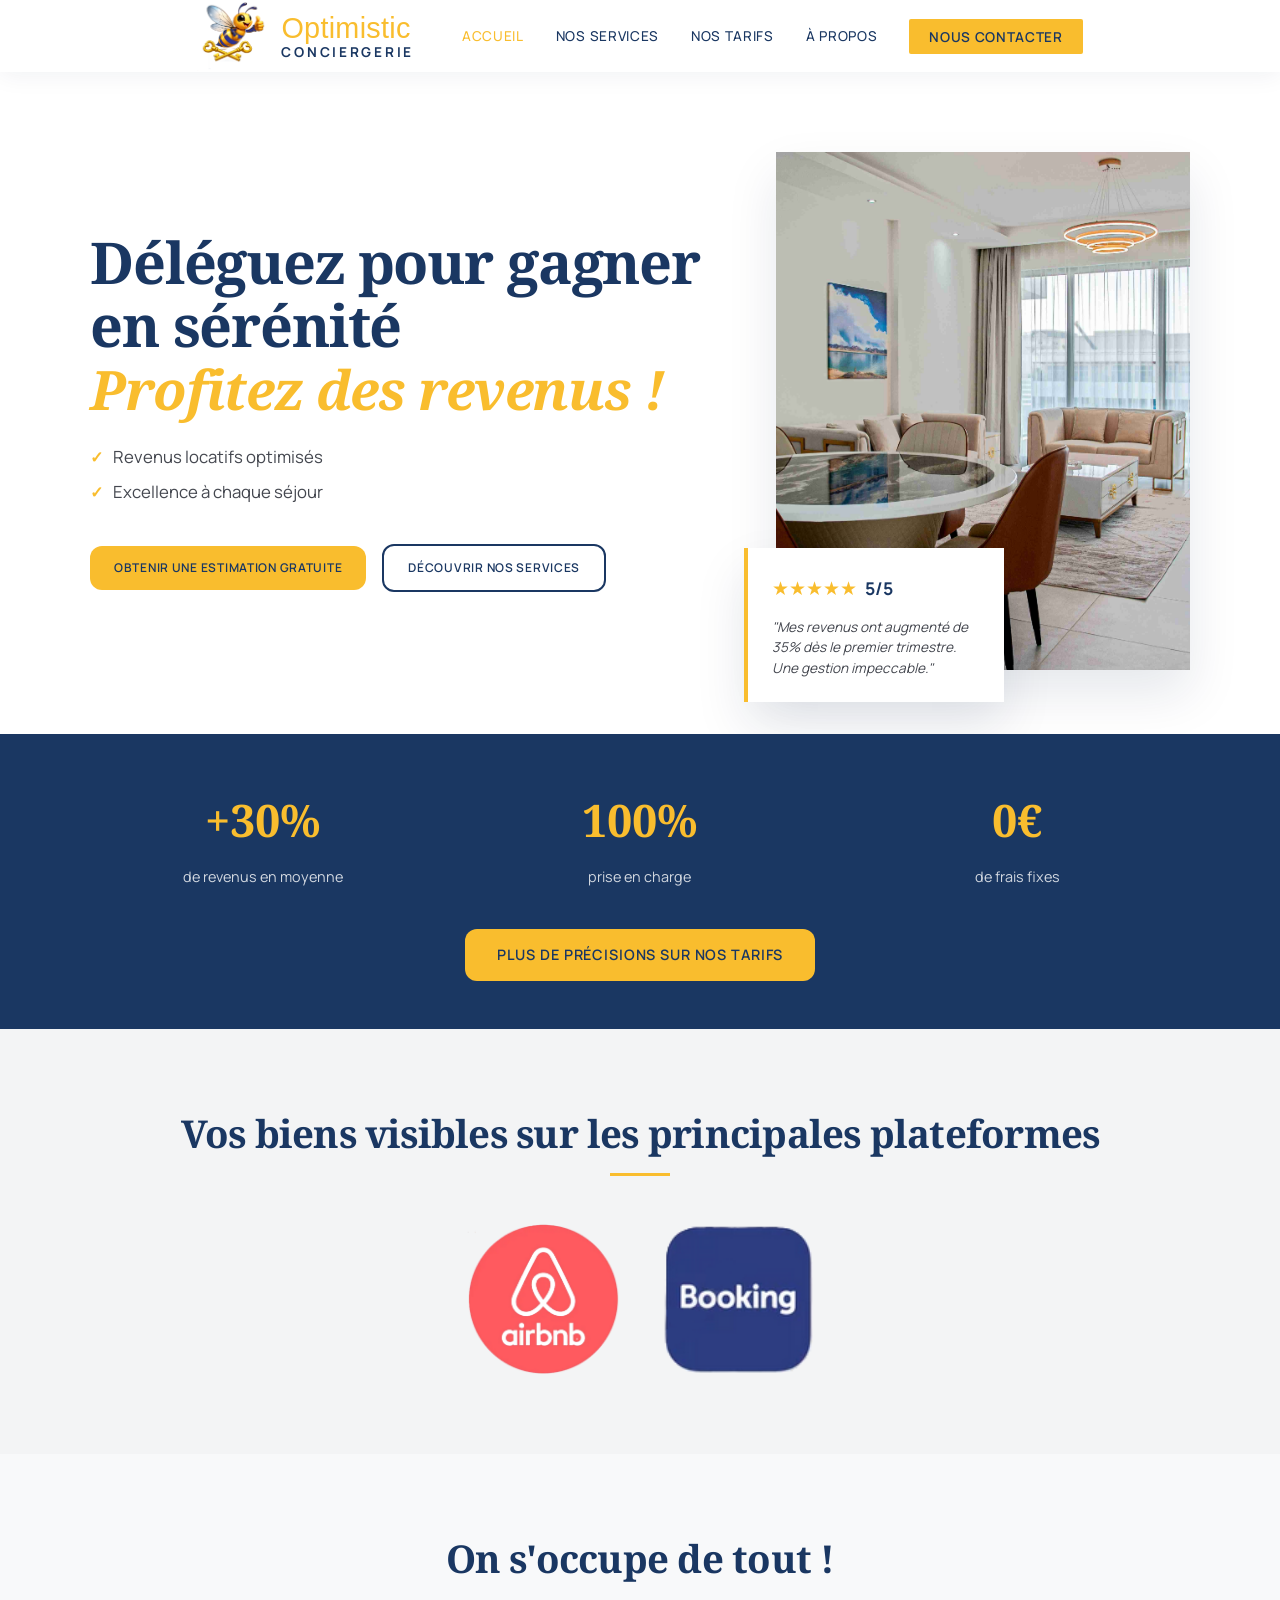
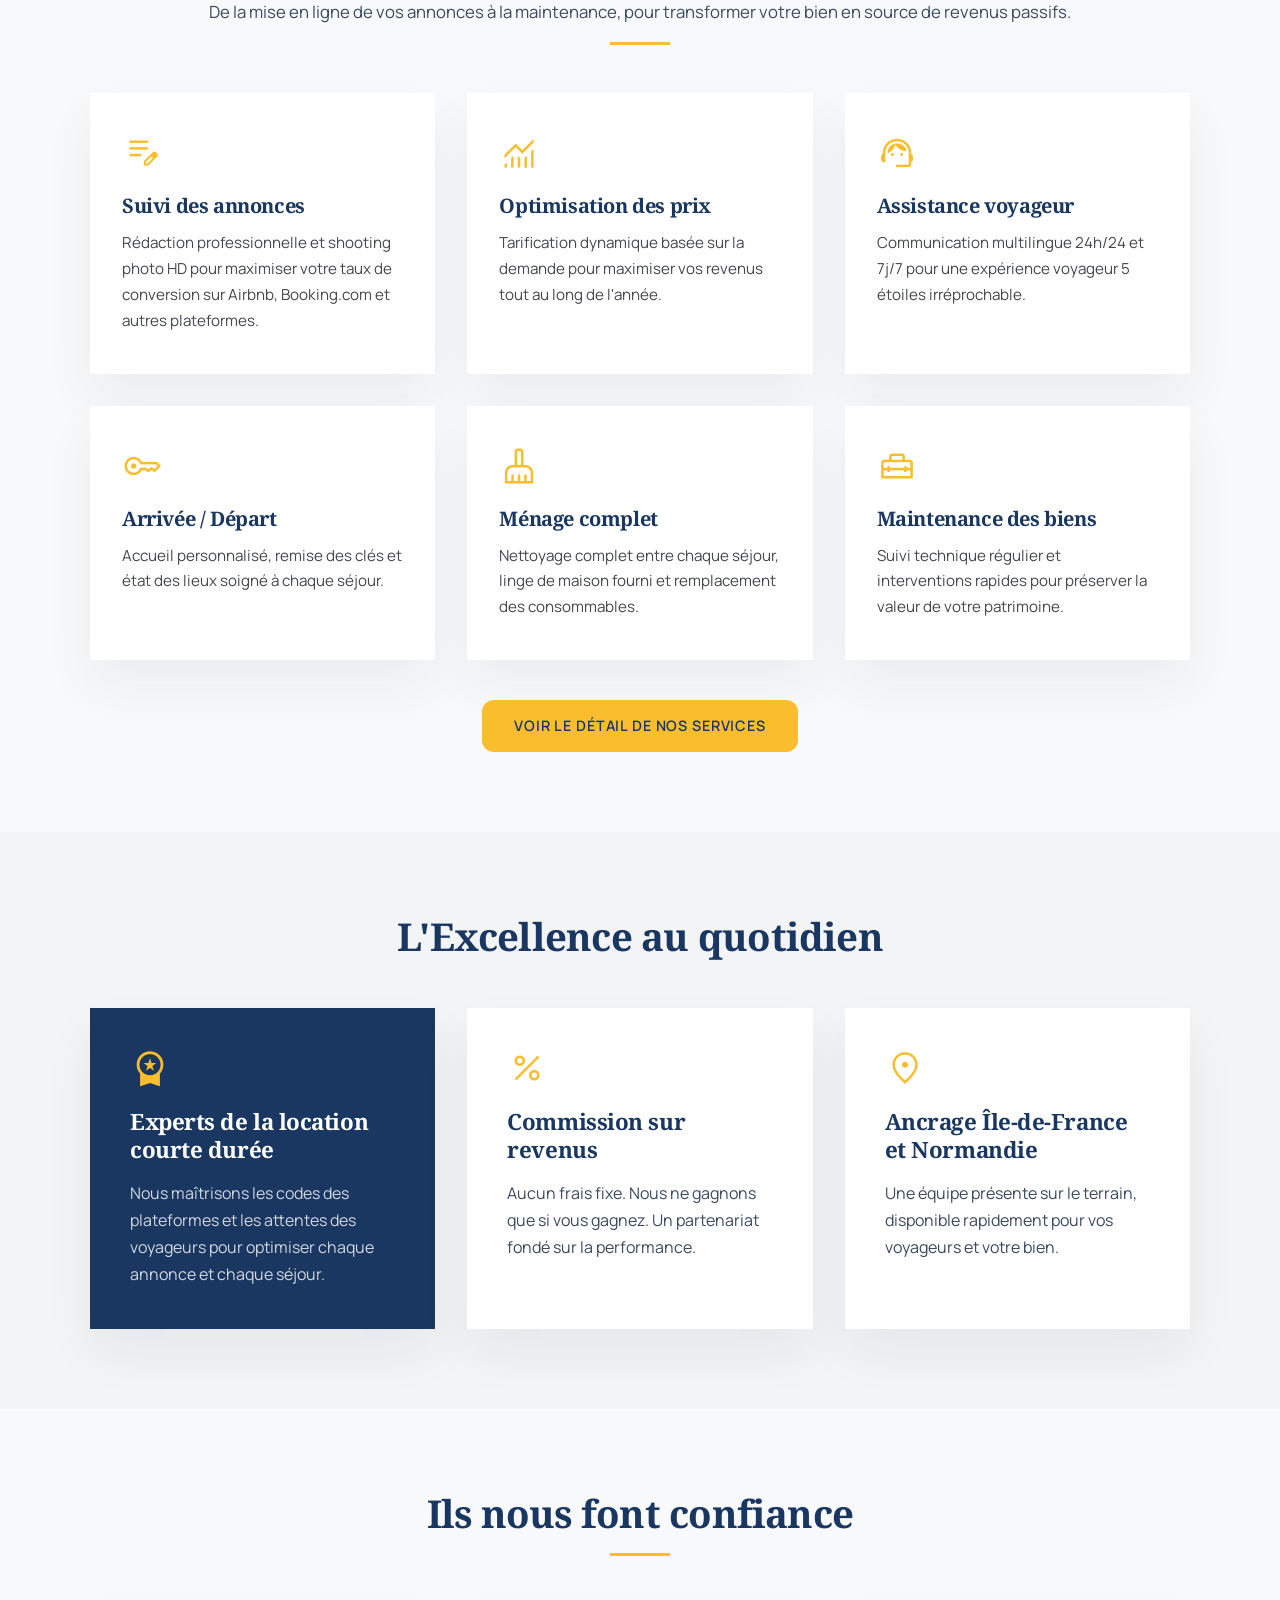
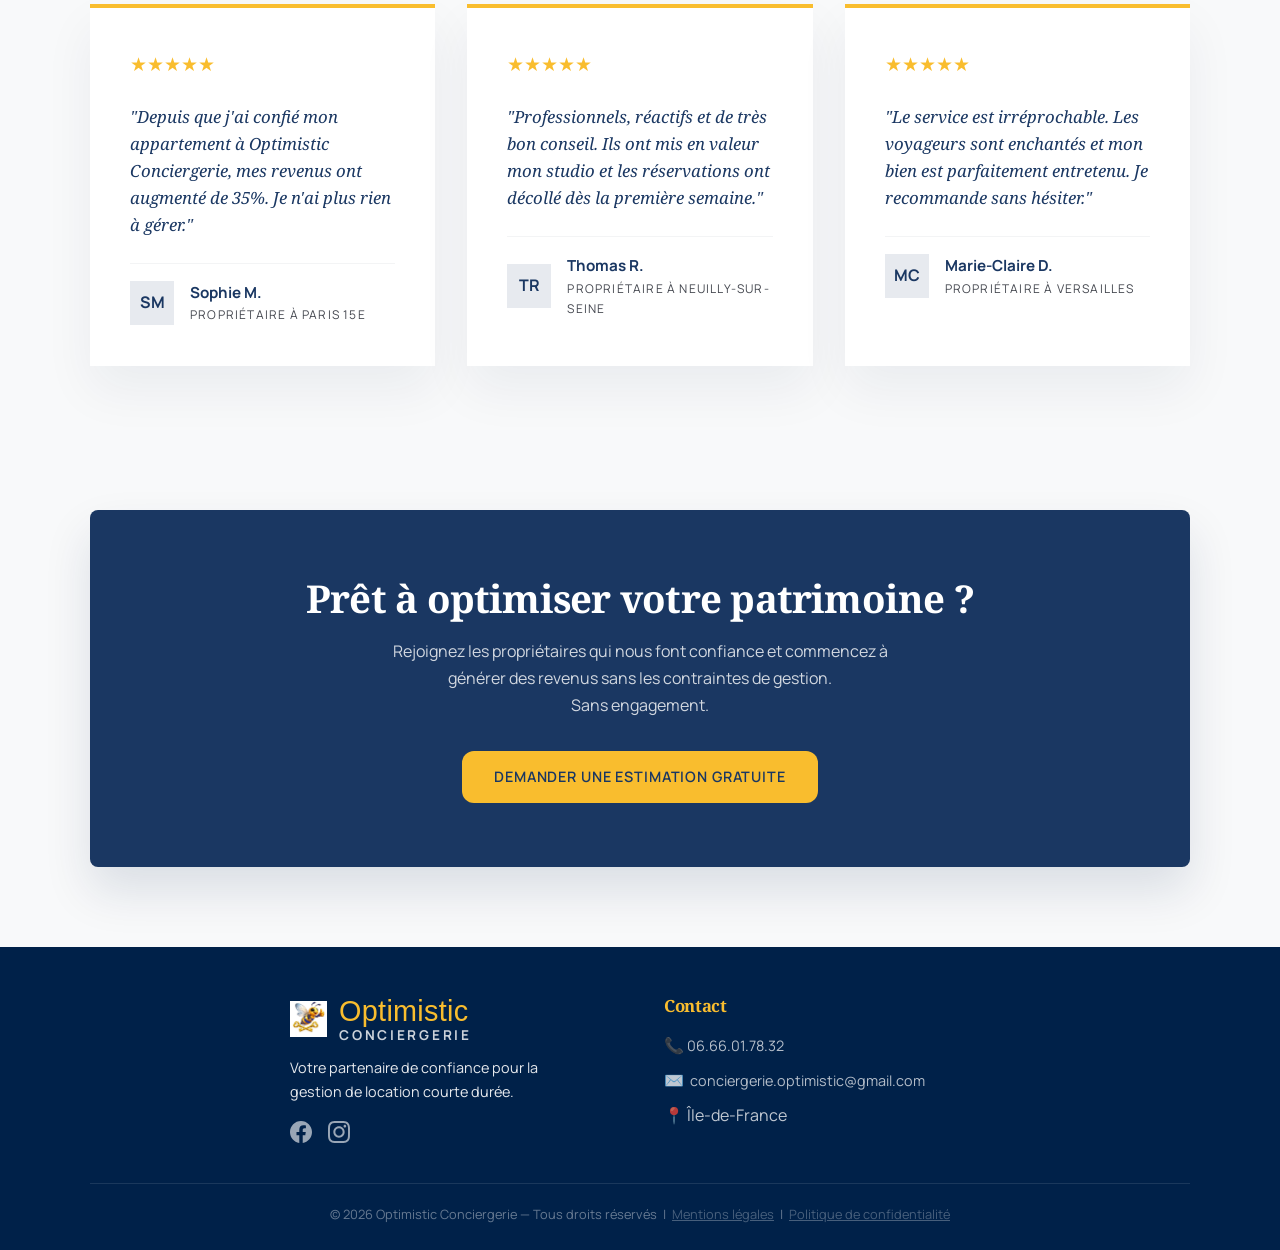
<file: index.html>
﻿<!DOCTYPE html>
<html lang="fr">
<head>
  <meta charset="UTF-8" />
  <link rel="icon" type="image/png" href="images/favicon.png" />
  <link rel="apple-touch-icon" href="images/favicon.png" />
  <meta name="viewport" content="width=device-width, initial-scale=1.0" />
  <title>Optimistic Conciergerie — Gestion location courte durée Île-de-France</title>
  <meta name="description" content="Optimistic Conciergerie gère votre location courte durée en Île-de-France : création d'annonce, optimisation des prix, accueil voyageurs, nettoyage. Commission à partir de 14%." />
  <meta name="robots" content="index, follow" />
  <link rel="canonical" href="https://optimistic-conciergerie.fr/" />

  <!-- Open Graph -->
  <meta property="og:type" content="website" />
  <meta property="og:title" content="Optimistic Conciergerie — Gestion location courte durée Île-de-France" />
  <meta property="og:description" content="Confiez la gestion de votre bien à Optimistic Conciergerie. Annonce, prix, voyageurs, nettoyage. Commission à partir de 14%." />
  <meta property="og:url" content="https://optimistic-conciergerie.fr/" />
  <meta property="og:image" content="https://optimistic-conciergerie.fr/images/AppartAccueil1.jpg" />
  <meta property="og:locale" content="fr_FR" />

  <!-- Données structurées -->
  <script type="application/ld+json">
  {
    "@context": "https://schema.org",
    "@type": "LocalBusiness",
    "name": "Optimistic Conciergerie",
    "description": "Service de conciergerie pour location courte durée en Île-de-France et Normandie",
    "url": "https://optimistic-conciergerie.fr",
    "email": "conciergerie.optimistic@gmail.com",
    "telephone": "+33666017832",
    "image": "https://optimistic-conciergerie.fr/images/AppartAccueil1.jpg",
    "priceRange": "14% - 23%",
    "areaServed": ["Paris", "Hauts-de-Seine", "Seine-Saint-Denis", "Val-de-Marne", "Yvelines", "Normandie"],
    "serviceType": "Gestion de location courte durée",
    "sameAs": [
      "https://www.instagram.com/optimistic_conciergerie/",
      "https://www.facebook.com/profile.php?id=61589095256528"
    ]
  }
  </script>

  <link rel="stylesheet" href="css/style.css" />
  <script src="js/layout.js" defer></script>
</head>
<body>

  <div id="site-header"></div>

  <main>

    <!-- ══ HERO ══ -->
    <section class="ix-hero">
      <div class="ix-hero-grid container">
        <div class="ix-hero-text">
          <h1>Déléguez pour gagner en sérénité<br>
            <span class="ix-hero-span">Profitez des revenus !</span>
          </h1>
          <ul class="ix-hero-bullets">
            <li>Revenus locatifs optimisés</li>
            <li>Excellence à chaque séjour</li>
          </ul>
          <div class="ix-hero-btns">
            <a href="contact.html" class="btn btn-primary">Obtenir une estimation gratuite</a>
            <a href="nos-services.html" class="btn btn-outline">Découvrir nos services</a>
          </div>
        </div>
        <div class="ix-hero-img-wrap">
          <div class="ix-hero-img-box">
            <img alt="Appartement" src="images/AppartAccueil1.jpg"/>
          </div>
          <div class="ix-hero-badge">
            <div class="ix-hero-badge-top">
              <span class="ix-star">★★★★★</span>
              <span class="ix-hero-badge-note">5/5</span>
            </div>
            <p class="ix-hero-badge-text">"Mes revenus ont augmenté de 35% dès le premier trimestre. Une gestion impeccable."</p>
          </div>
        </div>
      </div>
    </section>

    <!-- ══ CHIFFRES CLÉS ══ -->
    <section class="section-stats">
      <div class="container">
        <div class="grid-3 stats-grid">
          <div>
            <div class="stat-number">+30%</div>
            <div class="stat-label">de revenus en moyenne</div>
          </div>
          <div>
            <div class="stat-number">100%</div>
            <div class="stat-label">prise en charge</div>
          </div>
          <div>
            <div class="stat-number">0€</div>
            <div class="stat-label">de frais fixes</div>
          </div>
        </div>
        <div class="text-center-mt">
          <a href="nos-tarifs.html" class="btn btn-primary">Plus de précisions sur nos tarifs</a>
        </div>
      </div>
    </section>

    <!-- ══ PLATEFORMES ══ -->
    <section class="section section-alt">
      <div class="container">
        <div class="section-title">
          <h2>Vos biens visibles sur les principales plateformes</h2>
          <div class="gold-line"></div>
        </div>
        <div class="platforms-logos">
          <img loading="lazy" src="images/Logo AirBnb.png" alt="Airbnb" class="platform-logo" />
          <img loading="lazy" src="images/LogoBooking.png" alt="Booking.com" class="platform-logo" />
        </div>
      </div>
    </section>

    <!-- ══ NOS SERVICES ══ -->
    <section class="section section-ivoire">
      <div class="container">
        <div class="section-title">
          <h2>On s'occupe de tout !</h2>
          <p>De la mise en ligne de vos annonces à la maintenance, pour transformer votre bien en source de revenus passifs.</p>
          <div class="gold-line"></div>
        </div>
        <div class="grid-3">
          <a href="nos-services.html#annonces" class="ix-card">
            <span class="material-symbols-outlined ix-card-icon">edit_note</span>
            <h3>Suivi des annonces</h3>
            <p>Rédaction professionnelle et shooting photo HD pour maximiser votre taux de conversion sur Airbnb, Booking.com et autres plateformes.</p>
          </a>
          <a href="nos-services.html#prix" class="ix-card">
            <span class="material-symbols-outlined ix-card-icon">monitoring</span>
            <h3>Optimisation des prix</h3>
            <p>Tarification dynamique basée sur la demande pour maximiser vos revenus tout au long de l'année.</p>
          </a>
          <a href="nos-services.html#voyageurs" class="ix-card">
            <span class="material-symbols-outlined ix-card-icon">support_agent</span>
            <h3>Assistance voyageur</h3>
            <p>Communication multilingue 24h/24 et 7j/7 pour une expérience voyageur 5 étoiles irréprochable.</p>
          </a>
          <a href="nos-services.html#arrivee-depart" class="ix-card">
            <span class="material-symbols-outlined ix-card-icon">key</span>
            <h3>Arrivée / Départ</h3>
            <p>Accueil personnalisé, remise des clés et état des lieux soigné à chaque séjour.</p>
          </a>
          <a href="nos-services.html#menage" class="ix-card">
            <span class="material-symbols-outlined ix-card-icon">cleaning_services</span>
            <h3>Ménage complet</h3>
            <p>Nettoyage complet entre chaque séjour, linge de maison fourni et remplacement des consommables.</p>
          </a>
          <a href="nos-services.html#maintenance" class="ix-card">
            <span class="material-symbols-outlined ix-card-icon">home_repair_service</span>
            <h3>Maintenance des biens</h3>
            <p>Suivi technique régulier et interventions rapides pour préserver la valeur de votre patrimoine.</p>
          </a>
        </div>
        <div class="text-center-mt">
          <a href="nos-services.html" class="btn btn-primary">Voir le détail de nos services</a>
        </div>
      </div>
    </section>

    <!-- ══ POURQUOI NOUS ══ -->
    <section class="section section-gris">
      <div class="container">
        <h2 class="section-title">L'Excellence au quotidien</h2>
        <div class="grid-3">
          <div class="ix-why-card ix-why-card--dark">
            <span class="material-symbols-outlined ix-why-icon icon-filled">workspace_premium</span>
            <h3>Experts de la location courte durée</h3>
            <p>Nous maîtrisons les codes des plateformes et les attentes des voyageurs pour optimiser chaque annonce et chaque séjour.</p>
          </div>
          <div class="ix-why-card">
            <span class="material-symbols-outlined ix-why-icon">percent</span>
            <h3>Commission sur revenus</h3>
            <p>Aucun frais fixe. Nous ne gagnons que si vous gagnez. Un partenariat fondé sur la performance.</p>
          </div>
          <div class="ix-why-card">
            <span class="material-symbols-outlined ix-why-icon">location_on</span>
            <h3>Ancrage Île-de-France et Normandie</h3>
            <p>Une équipe présente sur le terrain, disponible rapidement pour vos voyageurs et votre bien.</p>
          </div>
        </div>
      </div>
    </section>

    <!-- ══ TÉMOIGNAGES ══ -->
    <section class="section">
      <div class="container">
        <div class="section-title">
          <h2>Ils nous font confiance</h2>
          <div class="gold-line"></div>
        </div>
        <div class="grid-3">
          <div class="ix-temoignage">
            <div class="ix-stars">★★★★★</div>
            <blockquote>"Depuis que j'ai confié mon appartement à Optimistic Conciergerie, mes revenus ont augmenté de 35%. Je n'ai plus rien à gérer."</blockquote>
            <div class="ix-temoignage-auteur">
              <div class="ix-temoignage-initiales">SM</div>
              <div>
                <div class="ix-temoignage-nom">Sophie M.</div>
                <div class="ix-temoignage-lieu">Propriétaire à Paris 15e</div>
              </div>
            </div>
          </div>
          <div class="ix-temoignage">
            <div class="ix-stars">★★★★★</div>
            <blockquote>"Professionnels, réactifs et de très bon conseil. Ils ont mis en valeur mon studio et les réservations ont décollé dès la première semaine."</blockquote>
            <div class="ix-temoignage-auteur">
              <div class="ix-temoignage-initiales">TR</div>
              <div>
                <div class="ix-temoignage-nom">Thomas R.</div>
                <div class="ix-temoignage-lieu">Propriétaire à Neuilly-sur-Seine</div>
              </div>
            </div>
          </div>
          <div class="ix-temoignage">
            <div class="ix-stars">★★★★★</div>
            <blockquote>"Le service est irréprochable. Les voyageurs sont enchantés et mon bien est parfaitement entretenu. Je recommande sans hésiter."</blockquote>
            <div class="ix-temoignage-auteur">
              <div class="ix-temoignage-initiales">MC</div>
              <div>
                <div class="ix-temoignage-nom">Marie-Claire D.</div>
                <div class="ix-temoignage-lieu">Propriétaire à Versailles</div>
              </div>
            </div>
          </div>
        </div>
      </div>
    </section>

    <!-- ══ CTA FINAL ══ -->
    <section class="section-cta">
      <div class="container">
        <h2 class="cta-title">Prêt à optimiser votre patrimoine ?</h2>
        <p class="cta-text">Rejoignez les propriétaires qui nous font confiance et commencez à générer des revenus sans les contraintes de gestion.<BR> Sans engagement.</p>
        <a href="contact.html" class="btn btn-primary">Demander une estimation gratuite</a>
      </div>
    </section>

  </main>

  <div id="site-footer"></div>

</body>
</html>
</file>
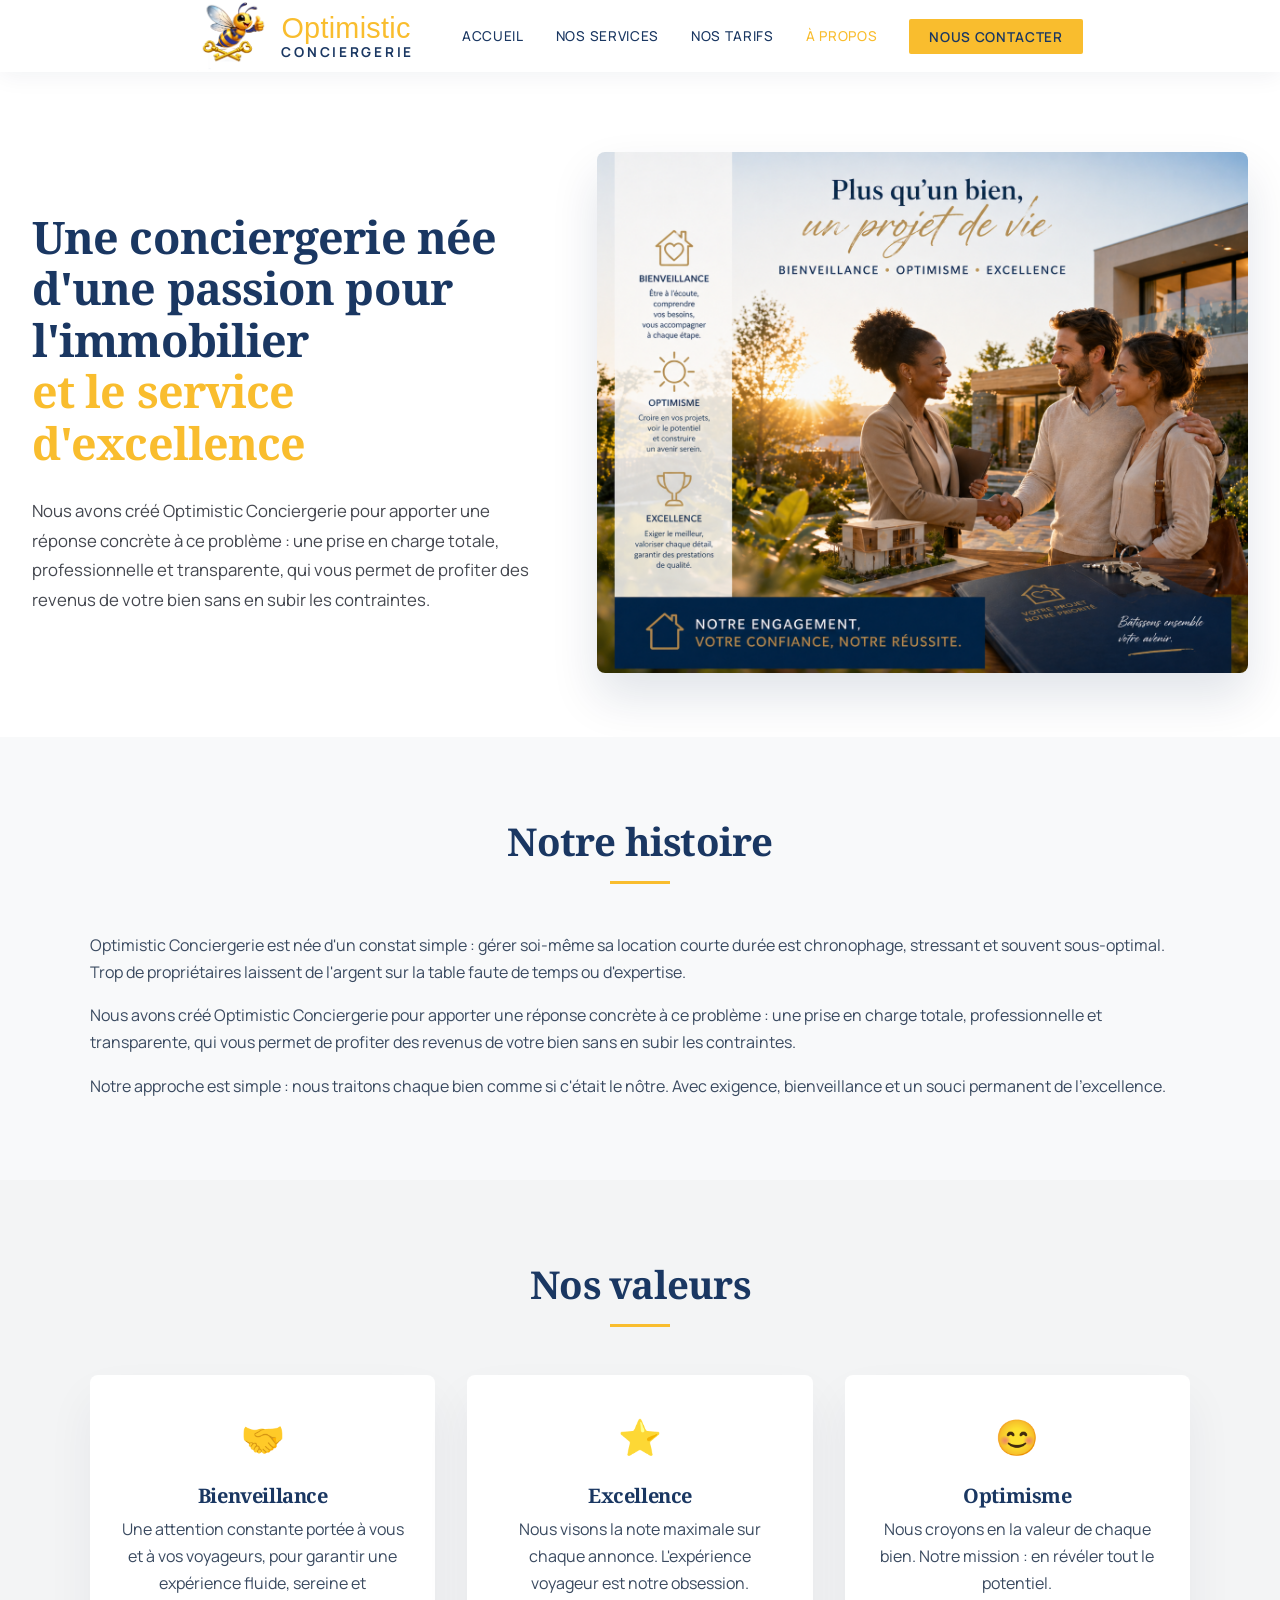
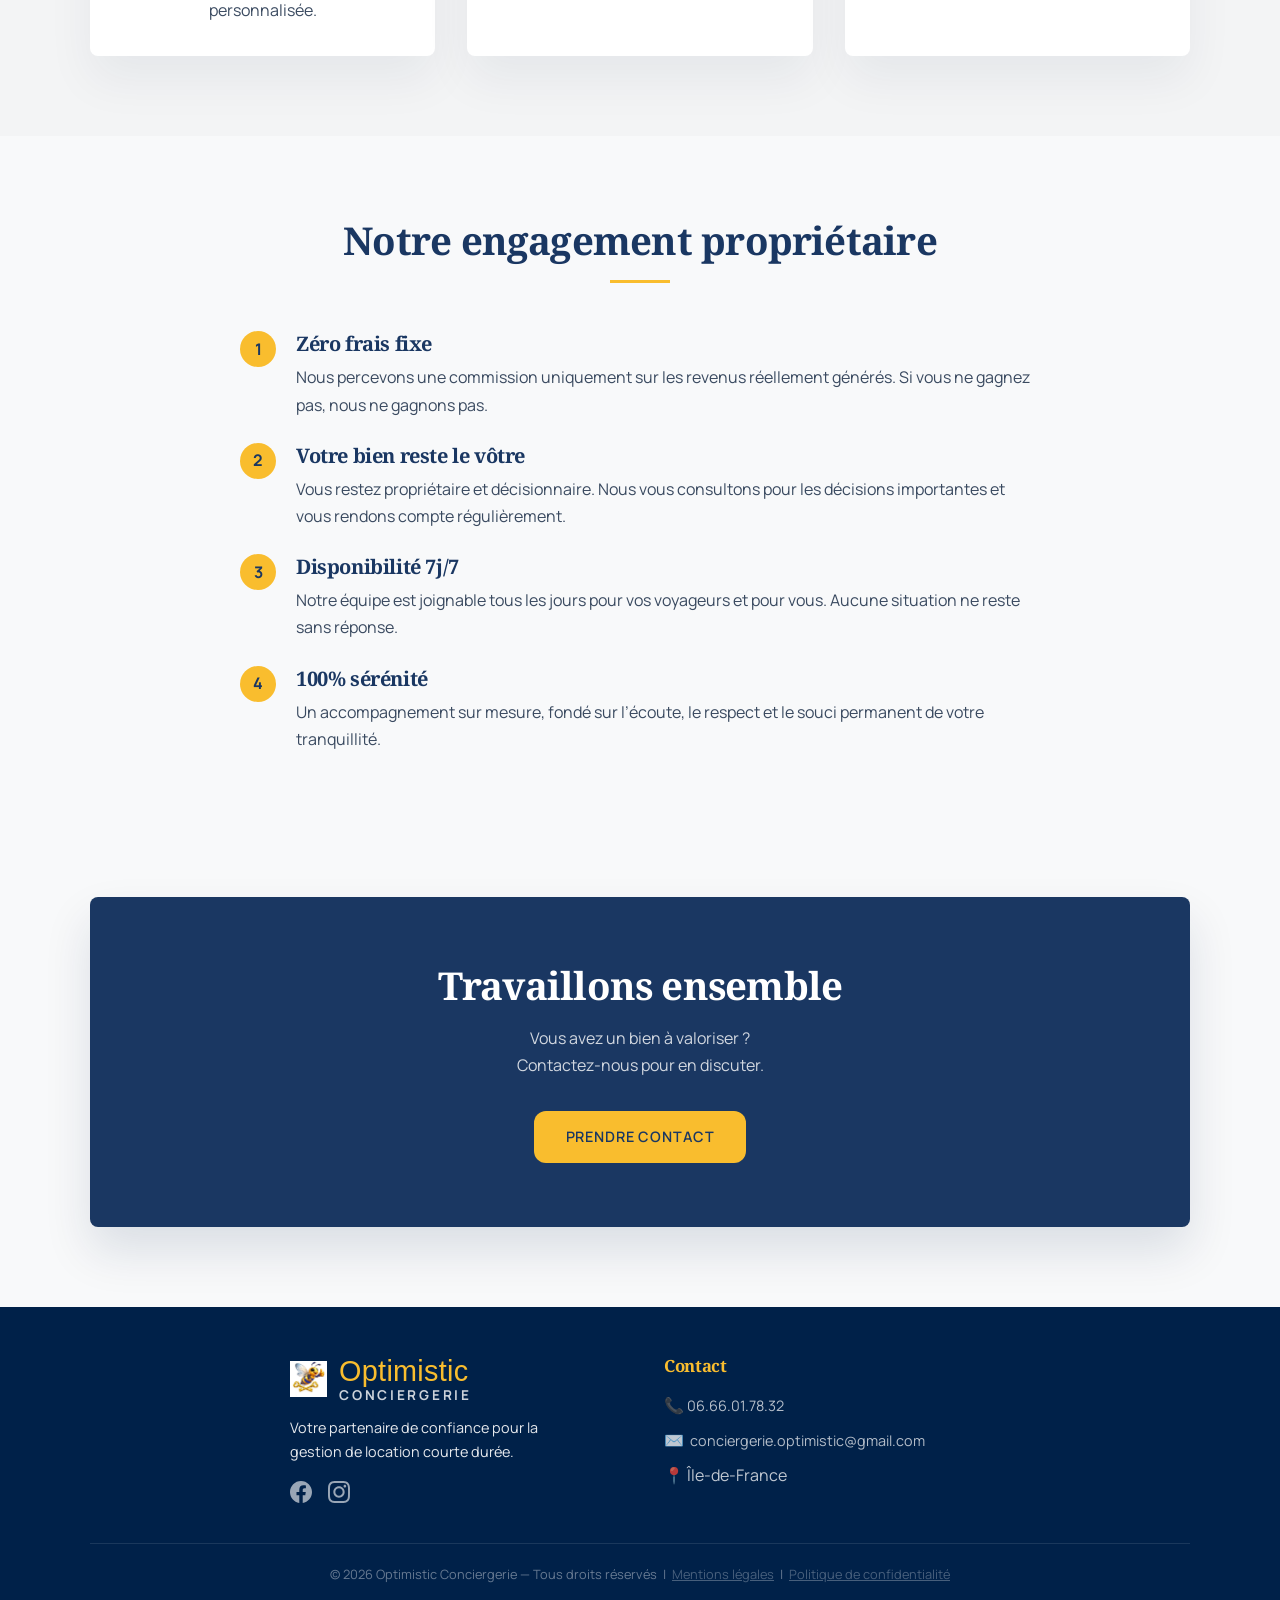
<file: a-propos.html>
﻿<!DOCTYPE html>
<html lang="fr">
<head>
  <meta charset="UTF-8" />
  <link rel="icon" type="image/png" href="images/favicon.png" />
  <link rel="apple-touch-icon" href="images/favicon.png" />
  <meta name="viewport" content="width=device-width, initial-scale=1.0" />
  <title>À propos — Optimistic Conciergerie, votre partenaire en gestion locative</title>
  <meta name="description" content="Découvrez l'histoire, les valeurs et l'engagement d'Optimistic Conciergerie : zéro frais fixe, disponibilité 7j/7, gestion transparente de votre location courte durée." />
  <meta name="robots" content="index, follow" />
  <link rel="canonical" href="https://optimistic-conciergerie.fr/a-propos.html" />

  <!-- Open Graph -->
  <meta property="og:type" content="website" />
  <meta property="og:title" content="À propos — Optimistic Conciergerie" />
  <meta property="og:description" content="Zéro frais fixe, disponibilité 7j/7, gestion transparente. Une équipe passionnée au service de votre location courte durée." />
  <meta property="og:url" content="https://optimistic-conciergerie.fr/a-propos.html" />
  <meta property="og:image" content="https://optimistic-conciergerie.fr/images/Apropos.png" />
  <meta property="og:locale" content="fr_FR" />

  <!-- Données structurées -->
  <script type="application/ld+json">
  {
    "@context": "https://schema.org",
    "@type": "AboutPage",
    "name": "À propos — Optimistic Conciergerie",
    "url": "https://optimistic-conciergerie.fr/a-propos.html",
    "description": "L'histoire, les valeurs et l'engagement d'Optimistic Conciergerie",
    "mainEntity": {
      "@type": "LocalBusiness",
      "name": "Optimistic Conciergerie",
      "description": "Service de conciergerie pour location courte durée en Île-de-France et Normandie",
      "url": "https://optimistic-conciergerie.fr",
      "email": "conciergerie.optimistic@gmail.com",
      "priceRange": "14% - 23%"
    }
  }
  </script>

  <link rel="stylesheet" href="css/style.css" />
  <script src="js/layout.js" defer></script>
</head>
<body>

  <div id="site-header"></div>

  <!-- ══ HERO ══ -->
  <section class="sv-hero">
    <div class="sv-hero-grid sv-hero-grid--wide">
      <div class="sv-hero-text">
        <h1>Une conciergerie née d'une passion pour l'immobilier<br><span class="sv-hero-span">et le service d'excellence</span></h1>
        <p class="sv-hero-desc">Nous avons créé Optimistic Conciergerie pour apporter une réponse concrète à ce problème : une prise en charge totale, professionnelle et transparente, qui vous permet de profiter des revenus de votre bien sans en subir les contraintes.</p>
      </div>
      <div class="sv-hero-img-wrap">
        <div class="sv-hero-img-box sv-hero-img-box--contain">
          <img alt="À propos d'Optimistic Conciergerie" src="images/Apropos.png" />
        </div>
      </div>
    </div>
  </section>

  <!-- ══ NOTRE HISTOIRE ══ -->
  <section class="section">
    <div class="container">
      <div class="section-title">
        <h2>Notre histoire</h2>
        <div class="gold-line"></div>
      </div>
      <p class="service-intro">Optimistic Conciergerie est née d'un constat simple : gérer soi-même sa location courte durée est chronophage, stressant et souvent sous-optimal. Trop de propriétaires laissent de l'argent sur la table faute de temps ou d'expertise.</p>
      <p class="service-intro">Nous avons créé Optimistic Conciergerie pour apporter une réponse concrète à ce problème : une prise en charge totale, professionnelle et transparente, qui vous permet de profiter des revenus de votre bien sans en subir les contraintes.</p>
      <p>Notre approche est simple : nous traitons chaque bien comme si c'était le nôtre. Avec exigence, bienveillance et un souci permanent de l'excellence.</p>
    </div>
  </section>

  <!-- ══ NOS VALEURS ══ -->
  <section class="section section-alt">
    <div class="container">
      <div class="section-title">
        <h2>Nos valeurs</h2>
        <div class="gold-line"></div>
      </div>
      <div class="grid-3">
        <div class="card card-center">
          <div class="card-icon">🤝</div>
          <h3>Bienveillance</h3>
          <p>Une attention constante portée à vous et à vos voyageurs, pour garantir une expérience fluide, sereine et personnalisée.</p>
        </div>
        <div class="card card-center">
          <div class="card-icon">⭐</div>
          <h3>Excellence</h3>
          <p>Nous visons la note maximale sur chaque annonce. L'expérience voyageur est notre obsession.</p>
        </div>
        <div class="card card-center">
          <div class="card-icon">😊</div>
          <h3>Optimisme</h3>
          <p>Nous croyons en la valeur de chaque bien. Notre mission : en révéler tout le potentiel.</p>
        </div>
      </div>
    </div>
  </section>

  <!-- ══ NOTRE ENGAGEMENT ══ -->
  <section class="section">
    <div class="container container-medium">
      <div class="section-title">
        <h2>Notre engagement propriétaire</h2>
        <div class="gold-line"></div>
      </div>
      <div class="feature-list">
        <div class="feature-item">
          <div class="circle-badge">1</div>
          <div>
            <h3>Zéro frais fixe</h3>
            <p>Nous percevons une commission uniquement sur les revenus réellement générés. Si vous ne gagnez pas, nous ne gagnons pas.</p>
          </div>
        </div>
        <div class="feature-item">
          <div class="circle-badge">2</div>
          <div>
            <h3>Votre bien reste le vôtre</h3>
            <p>Vous restez propriétaire et décisionnaire. Nous vous consultons pour les décisions importantes et vous rendons compte régulièrement.</p>
          </div>
        </div>
        <div class="feature-item">
          <div class="circle-badge">3</div>
          <div>
            <h3>Disponibilité 7j/7</h3>
            <p>Notre équipe est joignable tous les jours pour vos voyageurs et pour vous. Aucune situation ne reste sans réponse.</p>
          </div>
        </div>
        <div class="feature-item">
          <div class="circle-badge">4</div>
          <div>
            <h3>100% sérénité</h3>
            <p>Un accompagnement sur mesure, fondé sur l’écoute, le respect et le souci permanent de votre tranquillité.</p>
          </div>
        </div>
      </div>
    </div>
  </section>

  <!-- ══ CTA ══ -->
  <section class="section-cta">
    <div class="container">
      <h2 class="cta-title">Travaillons ensemble</h2>
      <p class="cta-text">Vous avez un bien à valoriser ?<BR> Contactez-nous pour en discuter.</p>
      <a href="contact.html" class="btn btn-primary">Prendre contact</a>
    </div>
  </section>

  <div id="site-footer"></div>

</body>
</html>
</file>
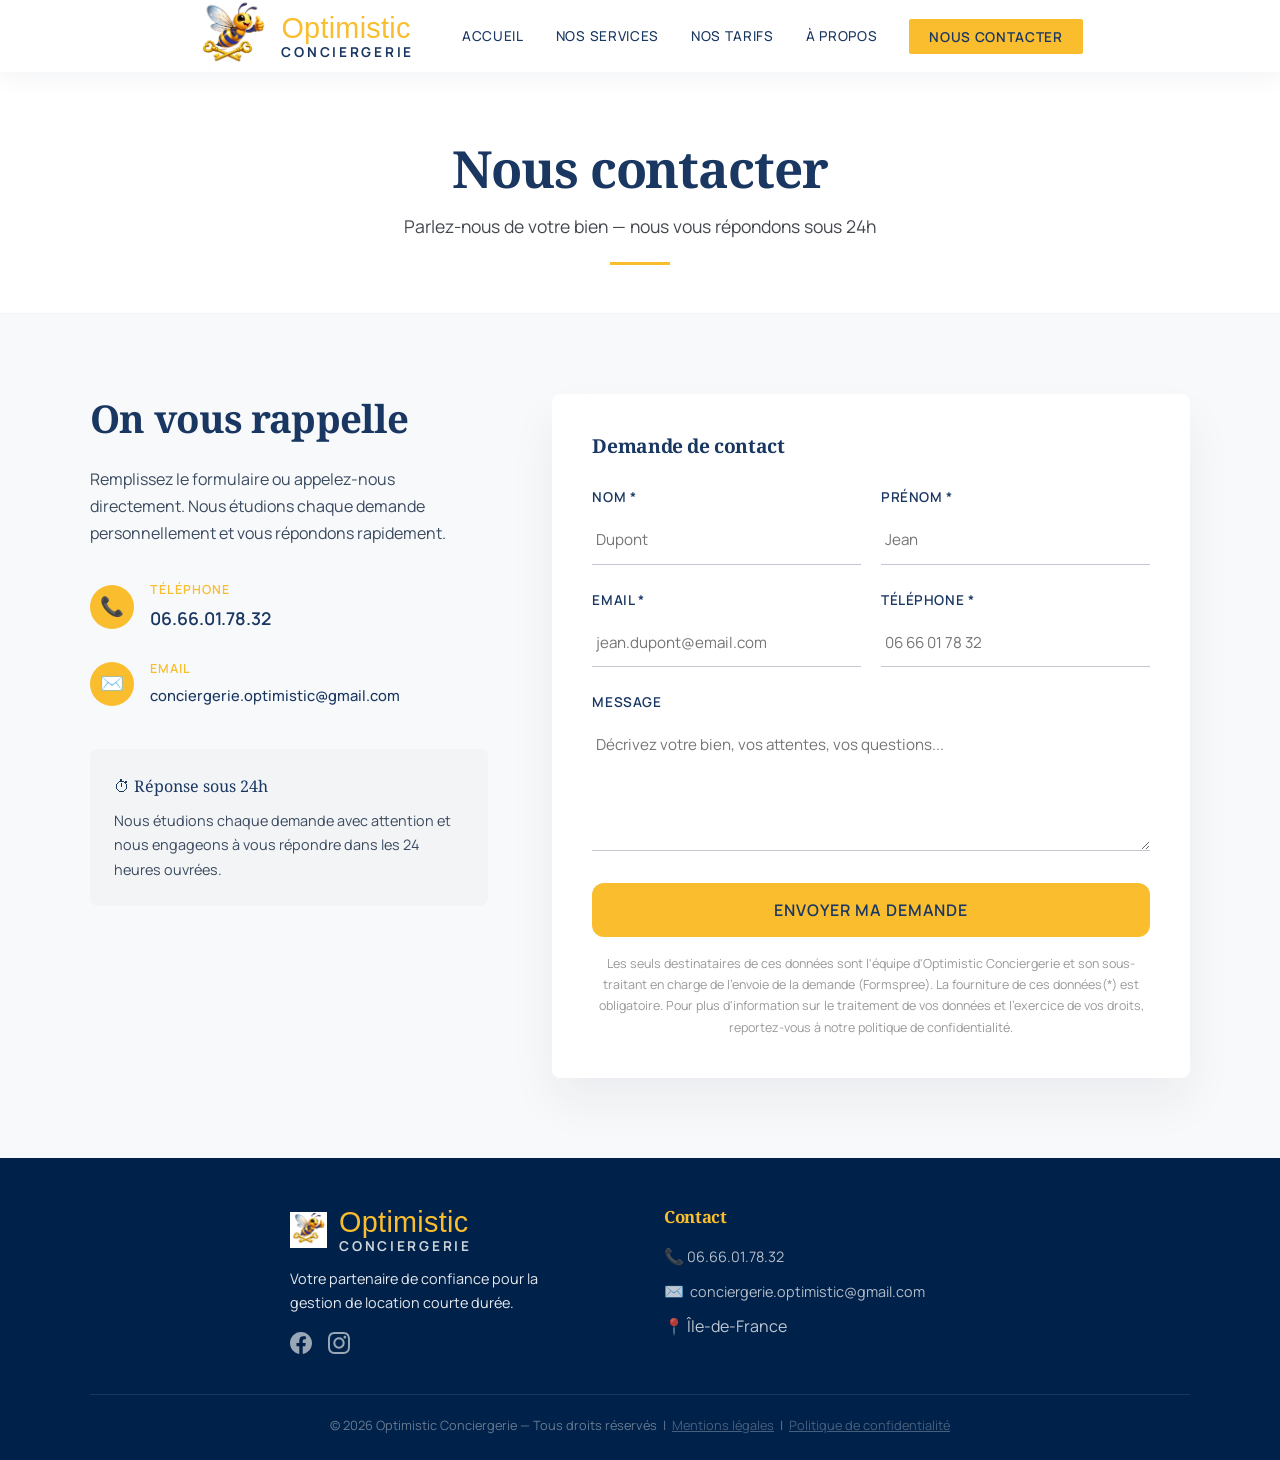
<file: contact.html>
﻿<!DOCTYPE html>
<html lang="fr">
<head>
  <meta charset="UTF-8" />
  <link rel="icon" type="image/png" href="images/favicon.png" />
  <link rel="apple-touch-icon" href="images/favicon.png" />
  <meta name="viewport" content="width=device-width, initial-scale=1.0" />
  <title>Nous contacter — Estimation gratuite | Optimistic Conciergerie</title>
  <meta name="description" content="Contactez Optimistic Conciergerie pour une estimation gratuite de vos revenus locatifs. Réponse sous 24h. Île-de-France et Normandie." />
  <meta name="robots" content="index, follow" />
  <link rel="canonical" href="https://optimistic-conciergerie.fr/contact.html" />

  <!-- Open Graph -->
  <meta property="og:type" content="website" />
  <meta property="og:title" content="Estimation gratuite — Optimistic Conciergerie" />
  <meta property="og:description" content="Obtenez une estimation gratuite de vos revenus locatifs. Notre équipe vous répond sous 24h." />
  <meta property="og:url" content="https://optimistic-conciergerie.fr/contact.html" />
  <meta property="og:image" content="https://optimistic-conciergerie.fr/images/AppartAccueil1.jpg" />
  <meta property="og:locale" content="fr_FR" />

  <!-- Données structurées -->
  <script type="application/ld+json">
  {
    "@context": "https://schema.org",
    "@type": "ContactPage",
    "name": "Nous contacter — Optimistic Conciergerie",
    "url": "https://optimistic-conciergerie.fr/contact.html",
    "description": "Contactez Optimistic Conciergerie pour une estimation gratuite de vos revenus locatifs",
    "mainEntity": {
      "@type": "LocalBusiness",
      "name": "Optimistic Conciergerie",
      "email": "conciergerie.optimistic@gmail.com",
      "telephone": "+33666017832",
      "url": "https://optimistic-conciergerie.fr",
      "areaServed": ["Paris", "Hauts-de-Seine", "Seine-Saint-Denis", "Val-de-Marne", "Yvelines", "Normandie"]
    }
  }
  </script>

  <link rel="stylesheet" href="css/style.css" />
  <script src="js/layout.js" defer></script>
</head>
<body>

  <div id="site-header"></div>

  <!-- ══ PAGE HERO ══ -->
  <section class="page-hero">
    <div class="container">
      <h1>Nous contacter</h1>
      <p>Parlez-nous de votre bien — nous vous répondons sous 24h</p>
      <div class="gold-line"></div>
    </div>
  </section>

  <!-- ══ CONTACT ══ -->
  <section class="section">
    <div class="container">
      <div class="contact-grid">

        <!-- Infos contact -->
        <div>
          <h2 class="contact-section-title">On vous rappelle</h2>
          <p class="contact-intro">Remplissez le formulaire ou appelez-nous directement. Nous étudions chaque demande personnellement et vous répondons rapidement.</p>

          <div class="contact-info-list">
            <div class="contact-info-item">
              <div class="circle-icon">📞</div>
              <div>
                <div class="contact-label">Téléphone</div>
                <a href="tel:0666017832" class="contact-phone-link">06.66.01.78.32</a>
              </div>
            </div>
            <div class="contact-info-item">
              <div class="circle-icon">✉️</div>
              <div>
                <div class="contact-label">Email</div>
                <a href="mailto:conciergerie.optimistic@gmail.com" class="contact-email-link">conciergerie.optimistic@gmail.com</a>
              </div>
            </div>
          </div>

          <div class="contact-response-box">
            <div class="contact-response-title">⏱ Réponse sous 24h</div>
            <p class="contact-note">Nous étudions chaque demande avec attention et nous engageons à vous répondre dans les 24 heures ouvrées.</p>
          </div>
        </div>

        <!-- Formulaire -->
        <div class="contact-form-card">
          <h3 class="contact-form-title">Demande de contact</h3>

          <form id="contactForm" action="https://formspree.io/f/xpqykbro" method="POST">
            <input type="text" name="_gotcha" style="display:none" tabindex="-1" autocomplete="off" />
            <div class="form-grid">
              <div class="form-group">
                <label for="nom">Nom *</label>
                <input type="text" id="nom" name="nom" placeholder="Dupont" required />
              </div>
              <div class="form-group">
                <label for="prenom">Prénom *</label>
                <input type="text" id="prenom" name="prenom" placeholder="Jean" required />
              </div>
            </div>

            <div class="form-grid">
              <div class="form-group">
                <label for="email">Email *</label>
                <input type="email" id="email" name="email" placeholder="jean.dupont@email.com" required />
              </div>
              <div class="form-group">
                <label for="telephone">Téléphone *</label>
                <input type="tel" id="telephone" name="telephone" placeholder="06 66 01 78 32" required />
              </div>
            </div>

            <div class="form-group">
              <label for="message">Message</label>
              <textarea id="message" name="message" placeholder="Décrivez votre bien, vos attentes, vos questions..."></textarea>
            </div>

            <button type="submit" class="btn btn-primary btn-full">
              Envoyer ma demande
            </button>

            <p class="form-privacy">
              Les seuls destinataires de ces données sont l'équipe d'Optimistic Conciergerie et son sous-traitant en charge de l'envoie de la demande (Formspree). La fourniture de ces données(*) est obligatoire. Pour plus d'information sur le traitement de vos données et l'exercice de vos droits, reportez-vous à notre politique de confidentialité.
            </p>
            <p id="formError" class="form-error">
              Une erreur est survenue. Veuillez réessayer ou nous contacter par email.
            </p>
          </form>

          <div id="confirmationMsg" class="form-confirm">
            <div class="form-confirm-icon">✅</div>
            <h3 class="form-confirm-title">Message envoyé !</h3>
            <p>Merci pour votre demande. Nous vous répondrons sous 24h.</p>
          </div>
        </div>

      </div>
    </div>
  </section>

  <div id="site-footer"></div>

  <script>
    const form = document.getElementById('contactForm');
    form.addEventListener('submit', async function(e) {
      e.preventDefault();
      const btn = form.querySelector('button[type="submit"]');
      btn.disabled = true;
      btn.textContent = 'Envoi en cours…';
      try {
        const res = await fetch(form.action, {
          method: 'POST',
          body: new FormData(form),
          headers: { 'Accept': 'application/json' }
        });
        if (res.ok) {
          form.style.display = 'none';
          document.getElementById('confirmationMsg').style.display = 'block';
        } else {
          btn.disabled = false;
          btn.textContent = 'Envoyer ma demande';
          document.getElementById('formError').style.display = 'block';
        }
      } catch {
        btn.disabled = false;
        btn.textContent = 'Envoyer ma demande';
        document.getElementById('formError').style.display = 'block';
      }
    });
  </script>

</body>
</html>
</file>
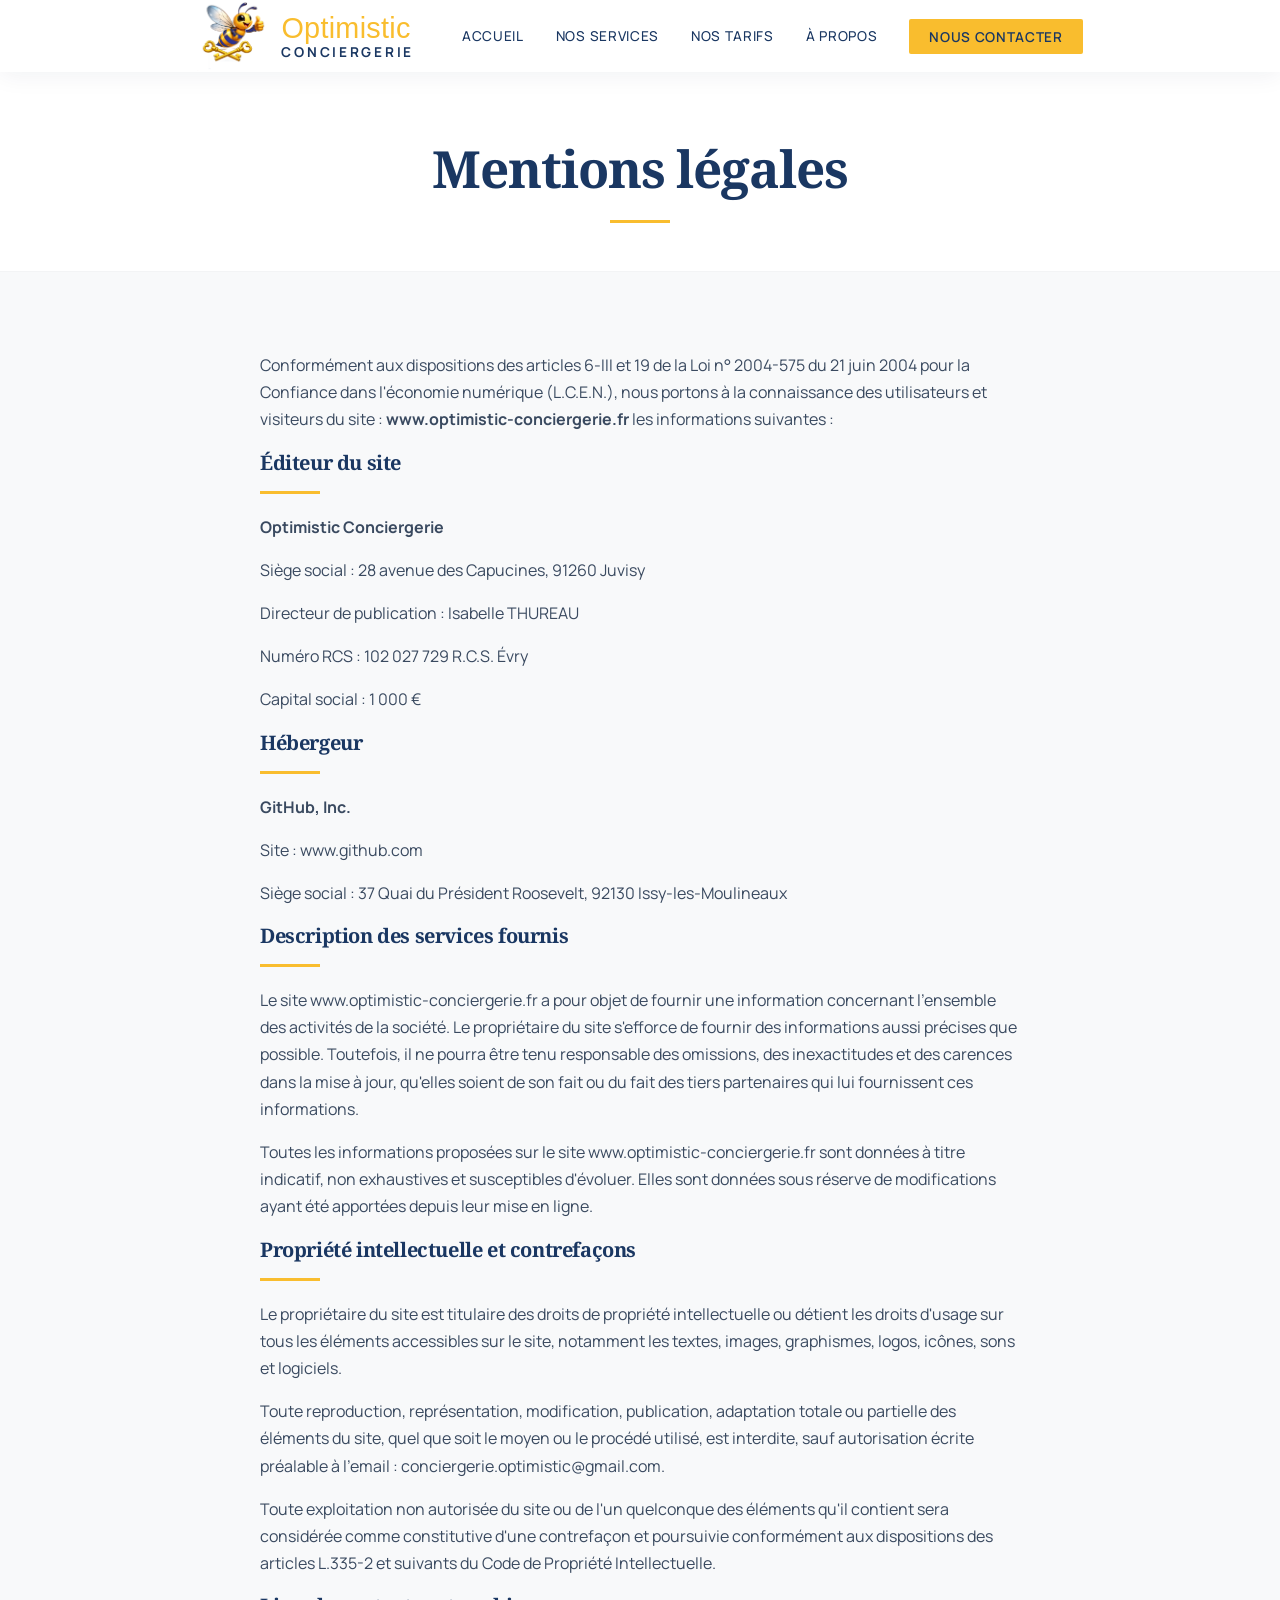
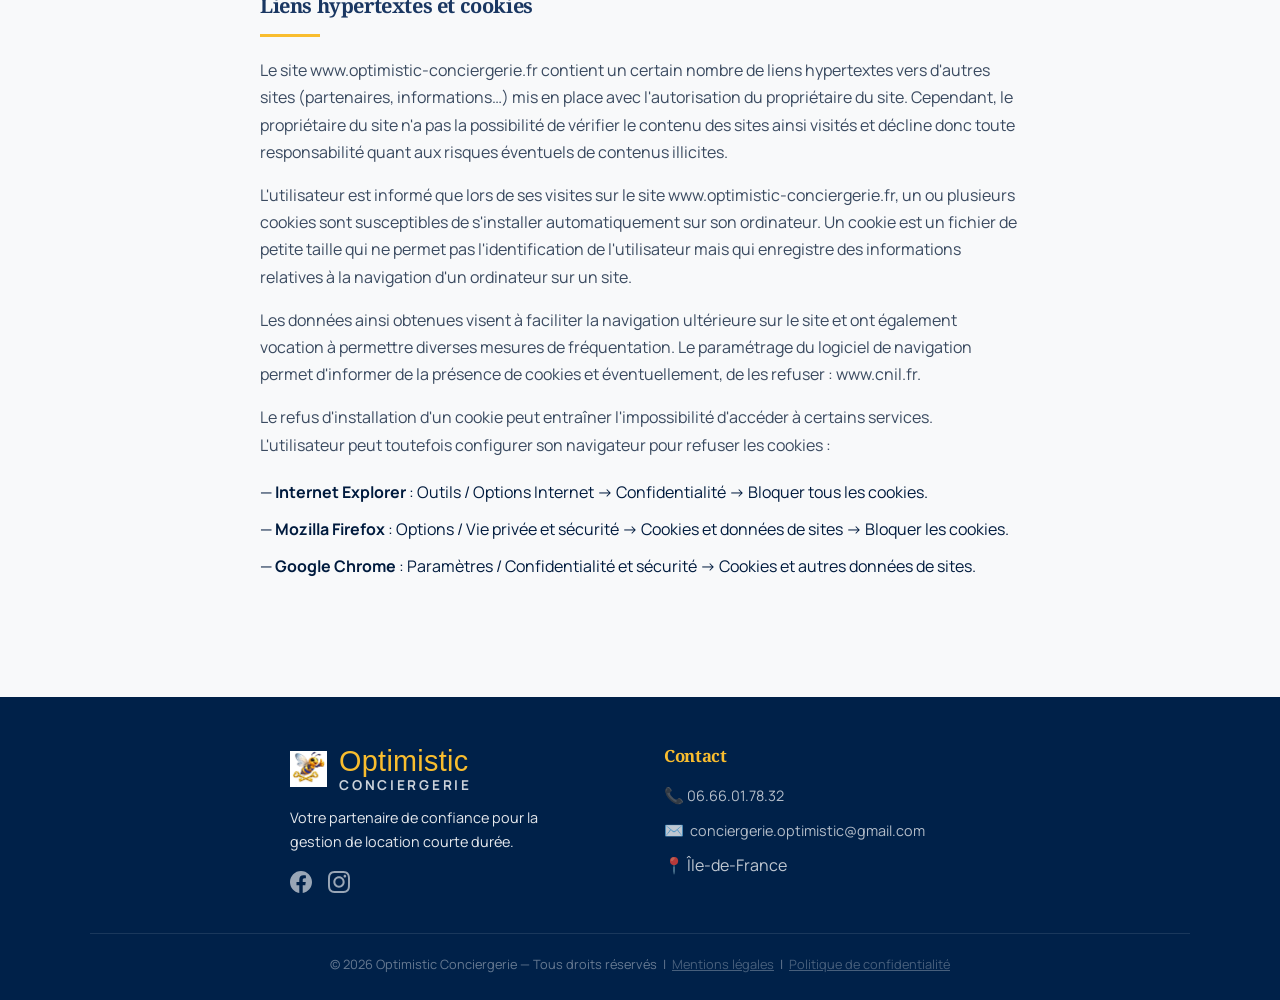
<file: mentions-legales.html>
﻿<!DOCTYPE html>
<html lang="fr">
<head>
  <meta charset="UTF-8" />
  <link rel="icon" type="image/png" href="images/favicon.png" />
  <link rel="apple-touch-icon" href="images/favicon.png" />
  <meta name="viewport" content="width=device-width, initial-scale=1.0" />
  <title>Mentions légales — Optimistic Conciergerie</title>
  <meta name="robots" content="noindex, follow" />
  <link rel="stylesheet" href="css/style.css" />
  <script src="js/layout.js" defer></script>
</head>
<body>

  <div id="site-header"></div>

  <section class="page-hero">
    <div class="container">
      <h1>Mentions légales</h1>
      <div class="gold-line"></div>
    </div>
  </section>

  <section class="section">
    <div class="container container-narrow legal-content">

      <p class="mb-2">Conformément aux dispositions des articles 6-III et 19 de la Loi n° 2004-575 du 21 juin 2004 pour la Confiance dans l'économie numérique (L.C.E.N.), nous portons à la connaissance des utilisateurs et visiteurs du site : <strong>www.optimistic-conciergerie.fr</strong> les informations suivantes :</p>

      <h2>Éditeur du site</h2>
      <div class="gold-line gold-line-left"></div>
      <p><strong>Optimistic Conciergerie</strong></p>
      <p>Siège social : 28 avenue des Capucines, 91260 Juvisy</p>
      <p>Directeur de publication : Isabelle THUREAU</p>
      <p>Numéro RCS : 102 027 729 R.C.S. Évry</p>
      <p class="mb-2">Capital social : 1 000 €</p>

      <h2>Hébergeur</h2>
      <div class="gold-line gold-line-left"></div>
      <p><strong>GitHub, Inc.</strong></p>
      <p>Site : <a href="https://www.github.com" target="_blank" rel="noopener">www.github.com</a></p>
      <p class="mb-2">Siège social : 37 Quai du Président Roosevelt, 92130 Issy-les-Moulineaux</p>

      <h2>Description des services fournis</h2>
      <div class="gold-line gold-line-left"></div>
      <p>Le site www.optimistic-conciergerie.fr a pour objet de fournir une information concernant l'ensemble des activités de la société. Le propriétaire du site s'efforce de fournir des informations aussi précises que possible. Toutefois, il ne pourra être tenu responsable des omissions, des inexactitudes et des carences dans la mise à jour, qu'elles soient de son fait ou du fait des tiers partenaires qui lui fournissent ces informations.</p>
      <p class="mb-2">Toutes les informations proposées sur le site www.optimistic-conciergerie.fr sont données à titre indicatif, non exhaustives et susceptibles d'évoluer. Elles sont données sous réserve de modifications ayant été apportées depuis leur mise en ligne.</p>

      <h2>Propriété intellectuelle et contrefaçons</h2>
      <div class="gold-line gold-line-left"></div>
      <p>Le propriétaire du site est titulaire des droits de propriété intellectuelle ou détient les droits d'usage sur tous les éléments accessibles sur le site, notamment les textes, images, graphismes, logos, icônes, sons et logiciels.</p>
      <p>Toute reproduction, représentation, modification, publication, adaptation totale ou partielle des éléments du site, quel que soit le moyen ou le procédé utilisé, est interdite, sauf autorisation écrite préalable à l'email : <a href="mailto:conciergerie.optimistic@gmail.com">conciergerie.optimistic@gmail.com</a>.</p>
      <p class="mb-2">Toute exploitation non autorisée du site ou de l'un quelconque des éléments qu'il contient sera considérée comme constitutive d'une contrefaçon et poursuivie conformément aux dispositions des articles L.335-2 et suivants du Code de Propriété Intellectuelle.</p>

      <h2>Liens hypertextes et cookies</h2>
      <div class="gold-line gold-line-left"></div>
      <p>Le site www.optimistic-conciergerie.fr contient un certain nombre de liens hypertextes vers d'autres sites (partenaires, informations…) mis en place avec l'autorisation du propriétaire du site. Cependant, le propriétaire du site n'a pas la possibilité de vérifier le contenu des sites ainsi visités et décline donc toute responsabilité quant aux risques éventuels de contenus illicites.</p>
      <p>L'utilisateur est informé que lors de ses visites sur le site www.optimistic-conciergerie.fr, un ou plusieurs cookies sont susceptibles de s'installer automatiquement sur son ordinateur. Un cookie est un fichier de petite taille qui ne permet pas l'identification de l'utilisateur mais qui enregistre des informations relatives à la navigation d'un ordinateur sur un site.</p>
      <p>Les données ainsi obtenues visent à faciliter la navigation ultérieure sur le site et ont également vocation à permettre diverses mesures de fréquentation. Le paramétrage du logiciel de navigation permet d'informer de la présence de cookies et éventuellement, de les refuser : <a href="https://www.cnil.fr" target="_blank" rel="noopener">www.cnil.fr</a>.</p>
      <p class="mb-075">Le refus d'installation d'un cookie peut entraîner l'impossibilité d'accéder à certains services. L'utilisateur peut toutefois configurer son navigateur pour refuser les cookies :</p>
      <ul>
        <li>— <strong>Internet Explorer</strong> : Outils / Options Internet → Confidentialité → Bloquer tous les cookies.</li>
        <li>— <strong>Mozilla Firefox</strong> : Options / Vie privée et sécurité → Cookies et données de sites → Bloquer les cookies.</li>
        <li>— <strong>Google Chrome</strong> : Paramètres / Confidentialité et sécurité → Cookies et autres données de sites.</li>
      </ul>

    </div>
  </section>

  <div id="site-footer"></div>

</body>
</html>
</file>
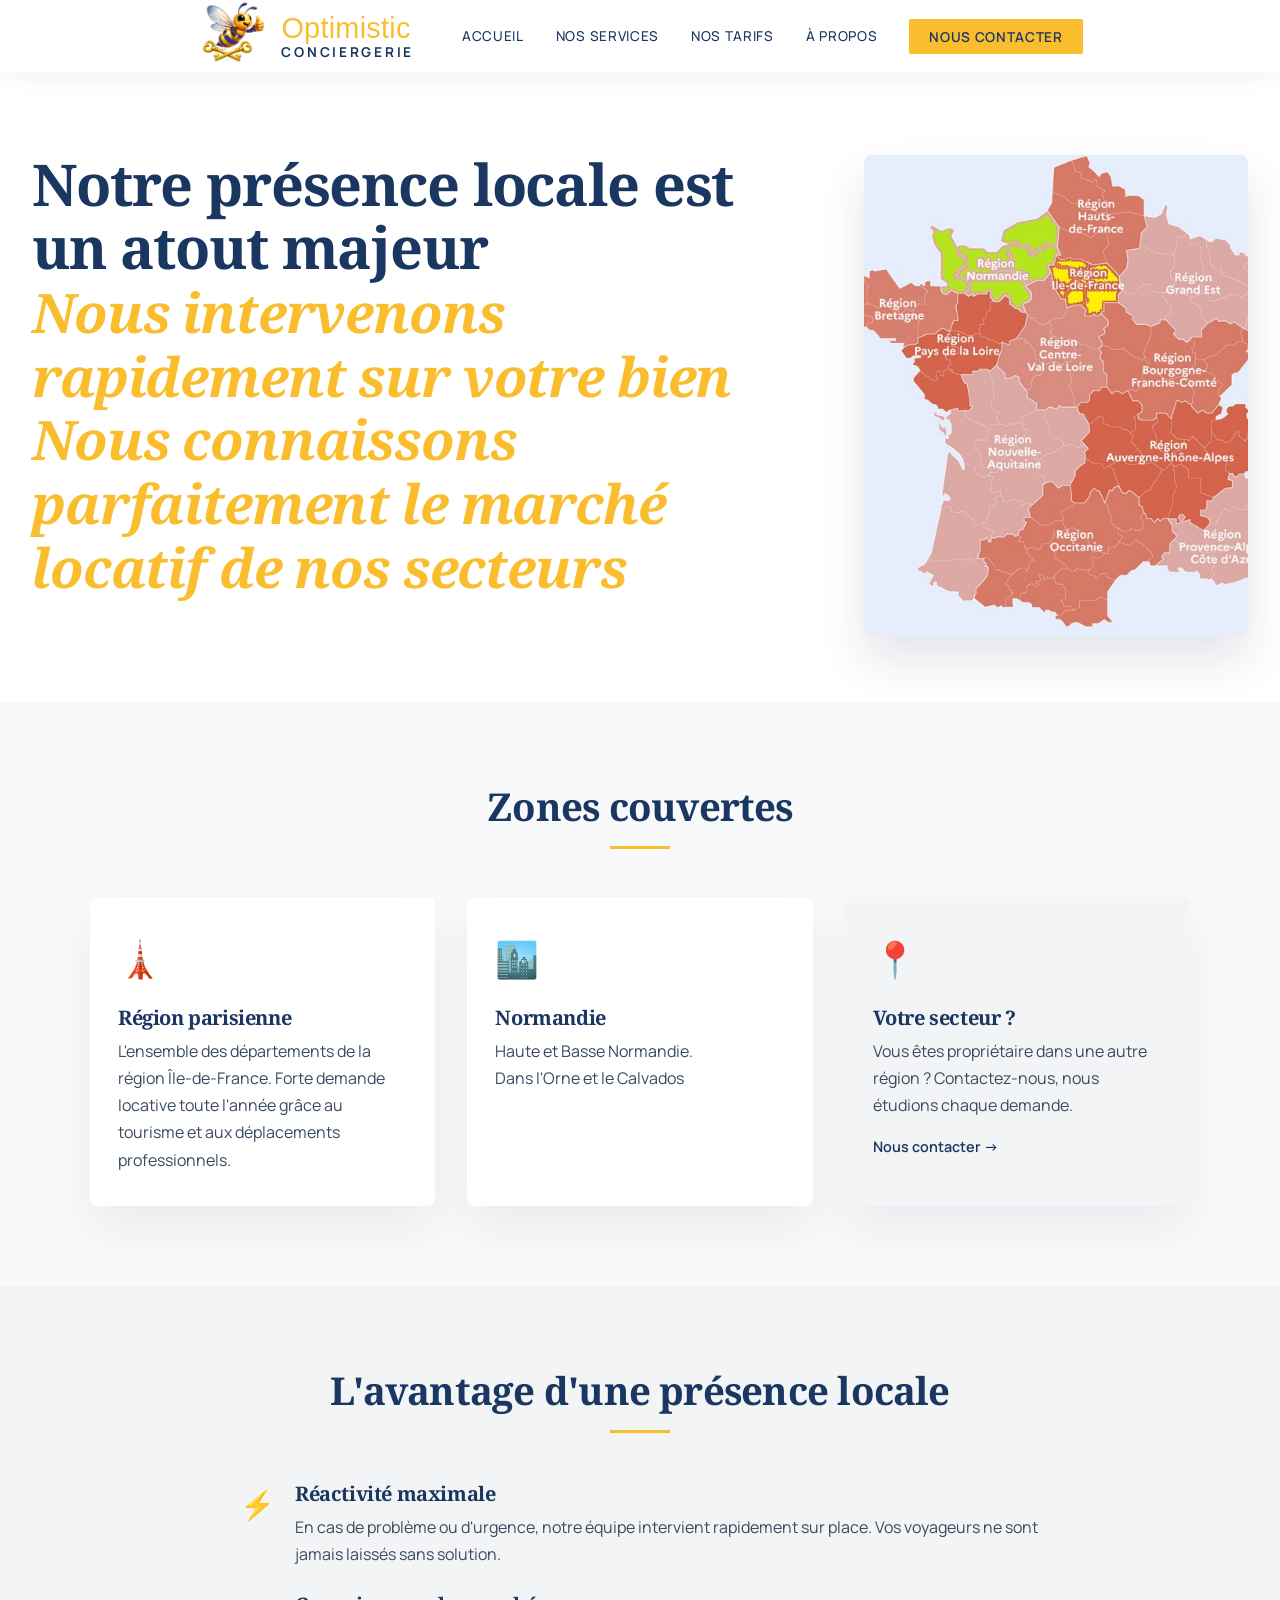
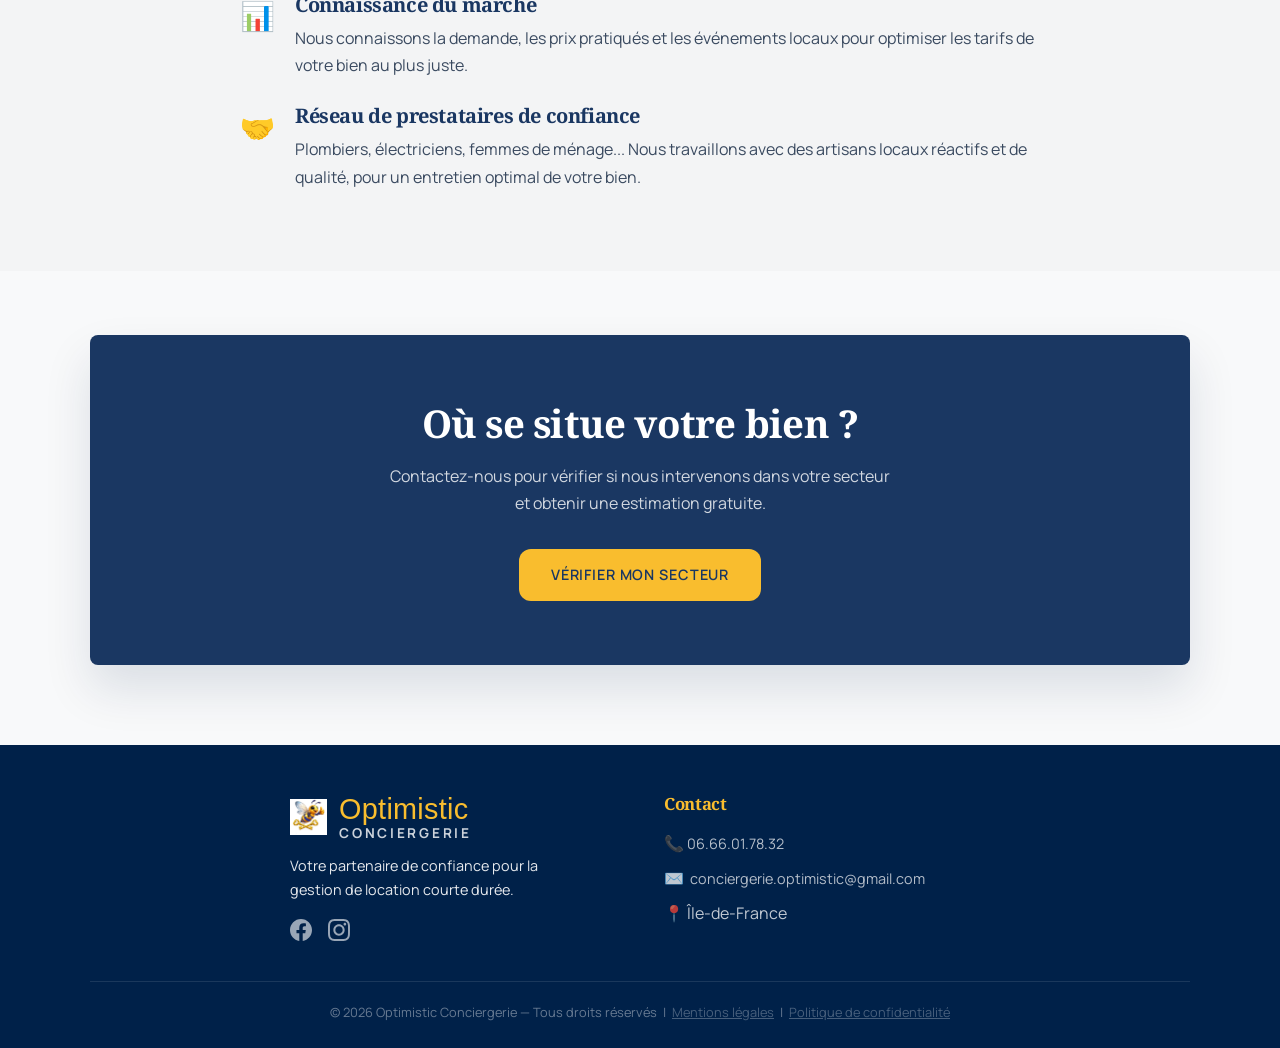
<file: nos-secteurs.html>
﻿<!DOCTYPE html>
<html lang="fr">
<head>
  <meta charset="UTF-8" />
  <link rel="icon" type="image/png" href="images/favicon.png" />
  <link rel="apple-touch-icon" href="images/favicon.png" />
  <meta name="viewport" content="width=device-width, initial-scale=1.0" />
  <title>Zones desservies — Paris, Île-de-France et Normandie | Optimistic Conciergerie</title>
  <meta name="description" content="Optimistic Conciergerie intervient à Paris, en Île-de-France (92, 93, 94, 78) et en Normandie pour la gestion de votre location courte durée. Présence locale, réactivité garantie." />
  <meta name="robots" content="index, follow" />
  <link rel="canonical" href="https://optimistic-conciergerie.fr/nos-secteurs.html" />

  <!-- Open Graph -->
  <meta property="og:type" content="website" />
  <meta property="og:title" content="Zones desservies — Paris, Île-de-France et Normandie | Optimistic Conciergerie" />
  <meta property="og:description" content="Paris, 92, 93, 94, 78 et Normandie : gestion de votre location courte durée avec une équipe locale réactive." />
  <meta property="og:url" content="https://optimistic-conciergerie.fr/nos-secteurs.html" />
  <meta property="og:image" content="https://optimistic-conciergerie.fr/images/carteFrance.jpg" />
  <meta property="og:locale" content="fr_FR" />

  <!-- Données structurées -->
  <script type="application/ld+json">
  {
    "@context": "https://schema.org",
    "@type": "LocalBusiness",
    "name": "Optimistic Conciergerie",
    "url": "https://optimistic-conciergerie.fr",
    "description": "Conciergerie de gestion locative courte durée en Île-de-France et Normandie",
    "areaServed": [
      { "@type": "City", "name": "Paris" },
      { "@type": "AdministrativeArea", "name": "Hauts-de-Seine" },
      { "@type": "AdministrativeArea", "name": "Seine-Saint-Denis" },
      { "@type": "AdministrativeArea", "name": "Val-de-Marne" },
      { "@type": "AdministrativeArea", "name": "Yvelines" },
      { "@type": "State", "name": "Normandie" }
    ]
  }
  </script>

  <link rel="stylesheet" href="css/style.css" />
  <script src="js/layout.js" defer></script>
</head>
<body>

  <div id="site-header"></div>

    <section class="sv-hero">
    <div class="sv-hero-grid">
      <div class="ix-hero-text">
        <h1>Notre présence locale est un atout majeur<br>
          <span class="ix-hero-span">Nous intervenons rapidement sur votre bien <BR> Nous connaissons parfaitement le marché locatif de nos secteurs</span>
        </h1>
        <p class="ix-hero-desc"></p>
      </div>
      <div class="sv-hero-img-wrap">
        <div class="sv-hero-img-box">
          <img alt="Appartement avec vue sur la mer" src="images/carteFrance.jpg" />
        </div>
      </div>
    </div>
  </section>

  
  <!-- ══ CARTE PLACEHOLDER ══ 
  <section class="section section-alt" style="padding-top:2rem;">
    <div class="container">
      <div class="map-placeholder">
        <div style="font-size:3rem; margin-bottom:1rem;">🗺️</div>
        <p style="color:var(--bleu-nuit); font-weight:600; font-size:1.05rem;">Carte interactive — Île-de-France</p>
        <p style="color:#888; font-size:0.9rem; margin-top:0.5rem;">[Carte à intégrer — Google Maps ou carte SVG personnalisée]</p>
      </div>
    </div>
  </section> -->

  <!-- ══ SECTEURS ══ -->
  <section class="section">
    <div class="container">
      <div class="section-title">
        <h2>Zones couvertes</h2>
        <div class="gold-line"></div>
      </div>
      <div class="grid-3 grid-mt">
        <div class="card">
          <div class="card-icon">🗼</div>
          <h3>Région parisienne</h3>
          <p>L'ensemble des départements de la région Île-de-France. Forte demande locative toute l'année grâce au tourisme et aux déplacements professionnels.</p>
        </div>
        <div class="card">
          <div class="card-icon">🏙️</div>
          <h3>Normandie</h3>
          <p>Haute et Basse Normandie. <BR>Dans l'Orne et le Calvados</p>
        </div>
                <div class="card card-highlight">
          <div class="card-icon">📍</div>
          <h3>Votre secteur ?</h3>
          <p>Vous êtes propriétaire dans une autre région ? Contactez-nous, nous étudions chaque demande.</p>
          <a href="contact.html" class="secteur-link">Nous contacter →</a>
        </div>
      </div>
    </div>
  </section>

  <!-- ══ POURQUOI LOCAL ══ -->
  <section class="section section-alt">
    <div class="container container-medium">
      <div class="section-title">
        <h2>L'avantage d'une présence locale</h2>
        <div class="gold-line"></div>
      </div>
      <div class="feature-list">
        <div class="feature-item">
          <div class="feature-icon">⚡</div>
          <div>
            <h3>Réactivité maximale</h3>
            <p>En cas de problème ou d'urgence, notre équipe intervient rapidement sur place. Vos voyageurs ne sont jamais laissés sans solution.</p>
          </div>
        </div>
        <div class="feature-item">
          <div class="feature-icon">📊</div>
          <div>
            <h3>Connaissance du marché</h3>
            <p>Nous connaissons la demande, les prix pratiqués et les événements locaux pour optimiser les tarifs de votre bien au plus juste.</p>
          </div>
        </div>
        <div class="feature-item">
          <div class="feature-icon">🤝</div>
          <div>
            <h3>Réseau de prestataires de confiance</h3>
            <p>Plombiers, électriciens, femmes de ménage... Nous travaillons avec des artisans locaux réactifs et de qualité, pour un entretien optimal de votre bien.</p>
          </div>
        </div>
      </div>
    </div>
  </section>

  <!-- ══ CTA ══ -->
  <section class="section-cta">
    <div class="container">
      <h2 class="cta-title">Où se situe votre bien ?</h2>
      <p class="cta-text">Contactez-nous pour vérifier si nous intervenons dans votre secteur et obtenir une estimation gratuite.</p>
      <a href="contact.html" class="btn btn-primary">Vérifier mon secteur</a>
    </div>
  </section>

  <div id="site-footer"></div>

</body>
</html>
</file>
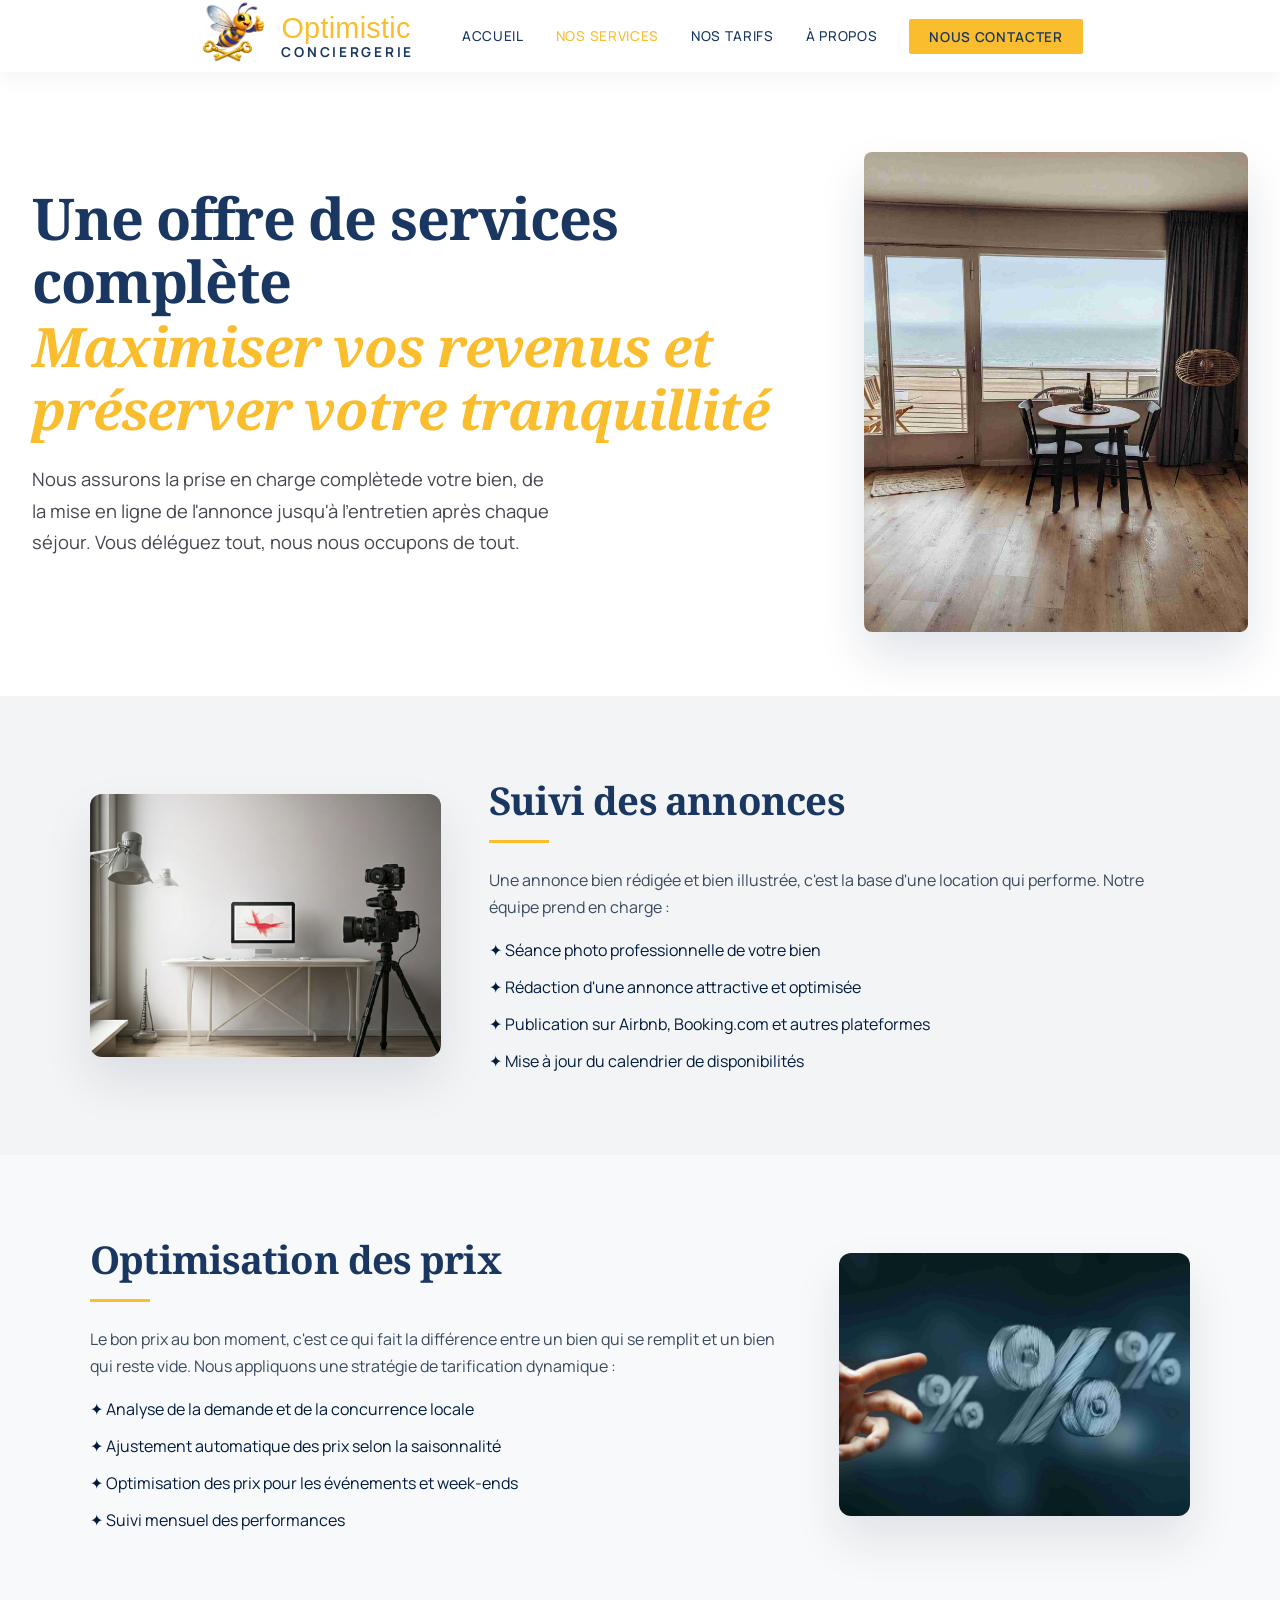
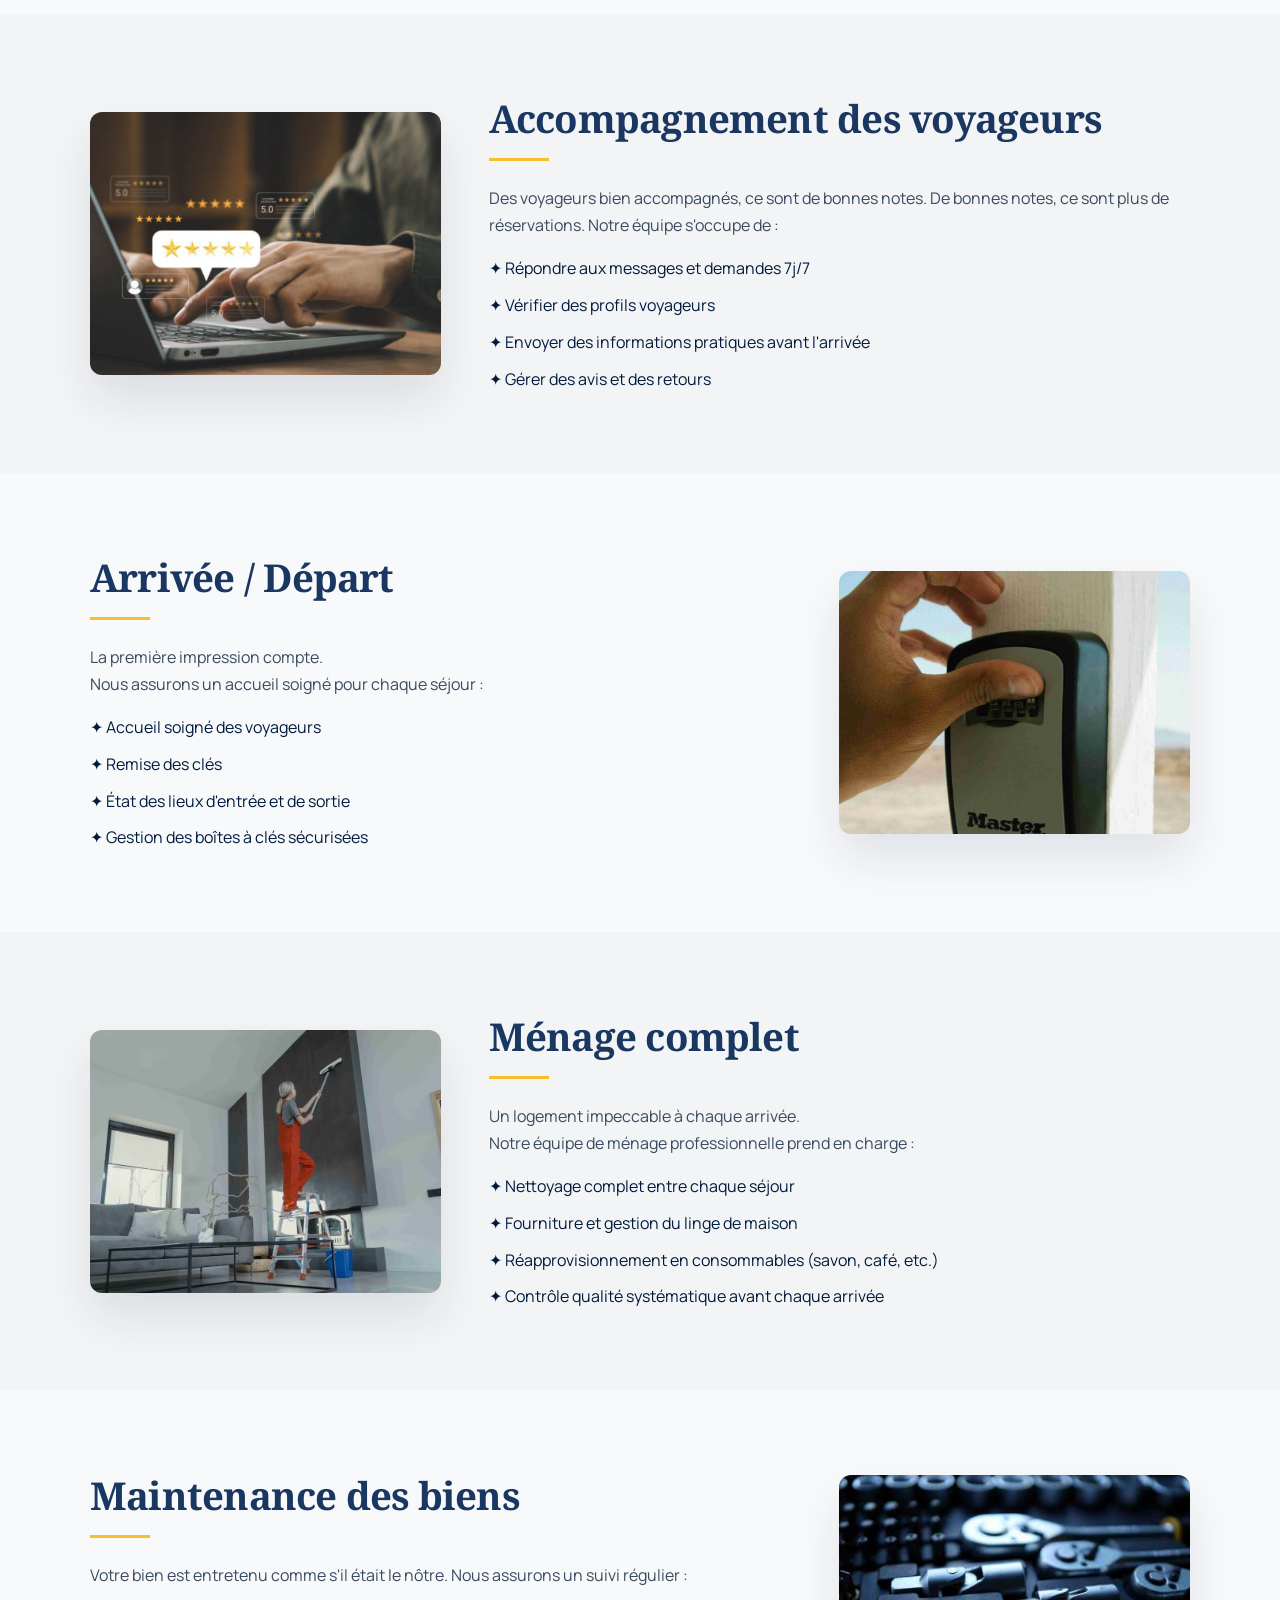
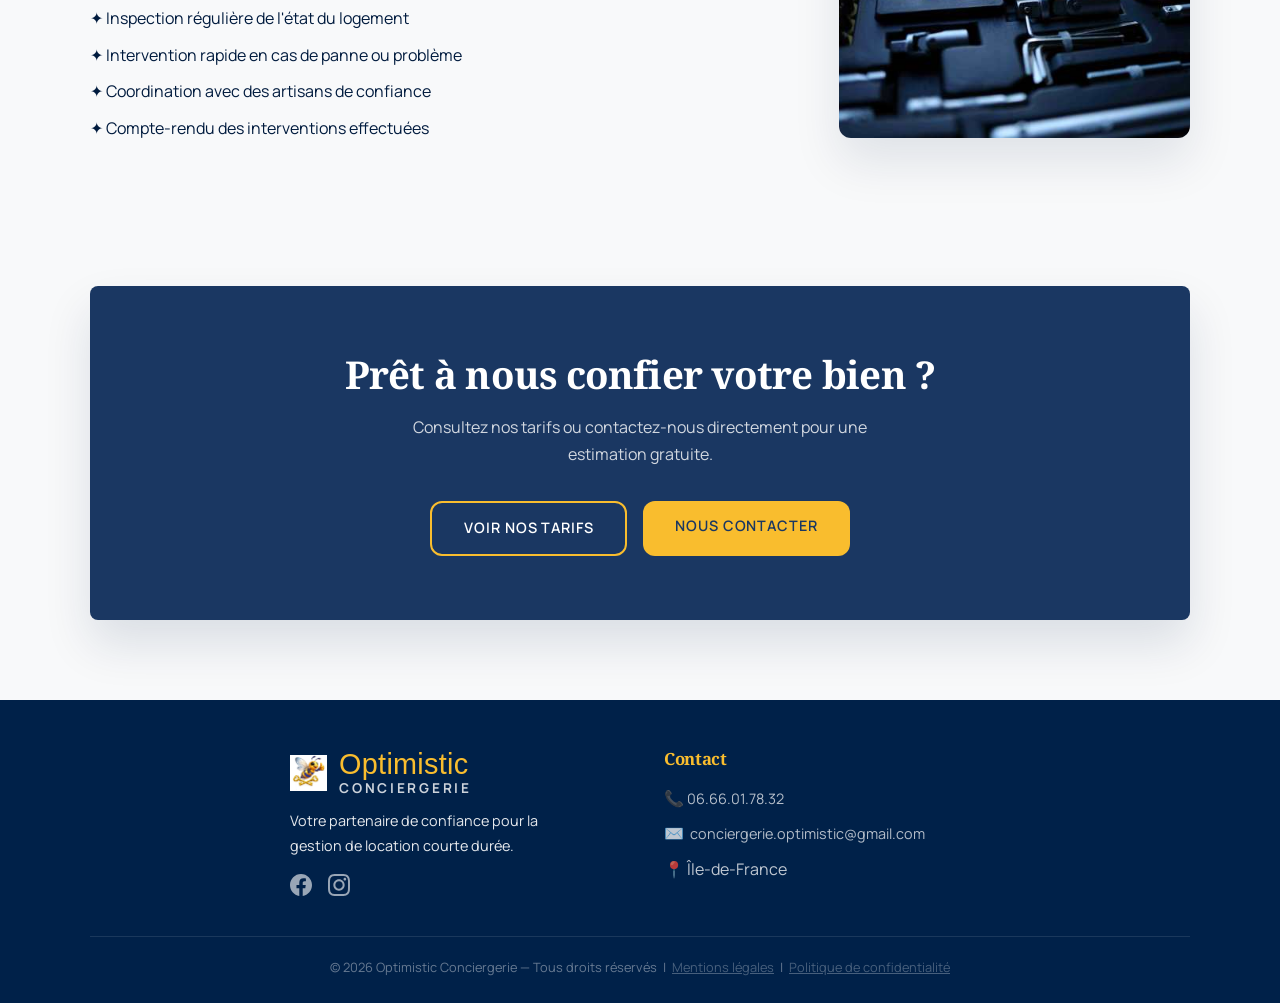
<file: nos-services.html>
﻿<!DOCTYPE html>
<html lang="fr">
<head>
  <meta charset="UTF-8" />
  <link rel="icon" type="image/png" href="images/favicon.png" />
  <link rel="apple-touch-icon" href="images/favicon.png" />
  <meta name="viewport" content="width=device-width, initial-scale=1.0" />
  <title>Nos services — Conciergerie location courte durée Île-de-France</title>
  <meta name="description" content="Découvrez tous les services d'Optimistic Conciergerie : annonce Airbnb, prix dynamiques, accueil voyageurs 7j/7, ménage professionnel, maintenance. Île-de-France et Normandie." />
  <meta name="robots" content="index, follow" />
  <link rel="canonical" href="https://optimistic-conciergerie.fr/nos-services.html" />

  <!-- Open Graph -->
  <meta property="og:type" content="website" />
  <meta property="og:title" content="Nos services — Optimistic Conciergerie" />
  <meta property="og:description" content="Annonce, prix dynamiques, accueil voyageurs, ménage, maintenance. Tout est géré pour vous en Île-de-France et Normandie." />
  <meta property="og:url" content="https://optimistic-conciergerie.fr/nos-services.html" />
  <meta property="og:image" content="https://optimistic-conciergerie.fr/images/appartement_vue_mer.jpg" />
  <meta property="og:locale" content="fr_FR" />

  <!-- Données structurées -->
  <script type="application/ld+json">
  {
    "@context": "https://schema.org",
    "@type": "Service",
    "name": "Services de conciergerie — Optimistic Conciergerie",
    "url": "https://optimistic-conciergerie.fr/nos-services.html",
    "provider": {
      "@type": "LocalBusiness",
      "name": "Optimistic Conciergerie",
      "url": "https://optimistic-conciergerie.fr"
    },
    "serviceType": "Gestion de location courte durée",
    "areaServed": ["Paris", "Hauts-de-Seine", "Seine-Saint-Denis", "Val-de-Marne", "Yvelines", "Normandie"],
    "hasOfferCatalog": {
      "@type": "OfferCatalog",
      "name": "Services de gestion locative",
      "itemListElement": [
        { "@type": "Offer", "itemOffered": { "@type": "Service", "name": "Suivi des annonces" } },
        { "@type": "Offer", "itemOffered": { "@type": "Service", "name": "Optimisation des prix" } },
        { "@type": "Offer", "itemOffered": { "@type": "Service", "name": "Accompagnement des voyageurs" } },
        { "@type": "Offer", "itemOffered": { "@type": "Service", "name": "Arrivée / Départ" } },
        { "@type": "Offer", "itemOffered": { "@type": "Service", "name": "Ménage complet" } },
        { "@type": "Offer", "itemOffered": { "@type": "Service", "name": "Maintenance des biens" } }
      ]
    }
  }
  </script>

  <link rel="stylesheet" href="css/style.css" />
  <script src="js/layout.js" defer></script>
</head>
<body>

  <div id="site-header"></div>

  <!-- ══ HERO ══ -->
  <section class="sv-hero">
    <div class="sv-hero-grid">
      <div class="ix-hero-text">
        <h1>Une offre de services complète<br><span class="ix-hero-span">Maximiser vos revenus et préserver votre tranquillité</span></h1>
        <p class="ix-hero-desc">Nous assurons la prise en charge complètede votre bien, de la mise en ligne de l'annonce jusqu'à l'entretien après chaque séjour. Vous déléguez tout, nous nous occupons de tout.</p>
      </div>
      <div class="sv-hero-img-wrap">
        <div class="sv-hero-img-box">
          <img alt="Appartement avec vue sur la mer" src="images/appartement_vue_mer.jpg" />
        </div>
      </div>
    </div>
  </section>

  <!-- ══ SERVICE 1 ══ -->
  <section id="annonces" class="section section-alt">
    <div class="container">
      <div class="grid-service">
        <div class="service-photo"><img loading="lazy" src="images/GestionAnnonce.png" alt="Suivi des annonces" /></div>
        <div>
          <h2>Suivi des annonces</h2>
          <div class="gold-line gold-line-left"></div>
          <p class="service-intro">Une annonce bien rédigée et bien illustrée, c'est la base d'une location qui performe. Notre équipe prend en charge :</p>
          <ul class="service-list">
            <li>✦ Séance photo professionnelle de votre bien</li>
            <li>✦ Rédaction d'une annonce attractive et optimisée</li>
            <li>✦ Publication sur Airbnb, Booking.com et autres plateformes</li>
            <li>✦ Mise à jour du calendrier de disponibilités</li>
          </ul>
        </div>
      </div>
    </div>
  </section>

  <!-- ══ SERVICE 2 ══ -->
  <section id="prix" class="section">
    <div class="container">
      <div class="grid-service-reverse">
        <div>
          <h2>Optimisation des prix</h2>
          <div class="gold-line gold-line-left"></div>
          <p class="service-intro">Le bon prix au bon moment, c'est ce qui fait la différence entre un bien qui se remplit et un bien qui reste vide. Nous appliquons une stratégie de tarification dynamique :</p>
          <ul class="service-list">
            <li>✦ Analyse de la demande et de la concurrence locale</li>
            <li>✦ Ajustement automatique des prix selon la saisonnalité</li>
            <li>✦ Optimisation des prix pour les événements et week-ends</li>
            <li>✦ Suivi mensuel des performances</li>
          </ul>
        </div>
        <div class="service-photo"><img loading="lazy" src="images/OptimisationPrix.jpg" alt="Optimisation des prix" /></div>
      </div>
    </div>
  </section>

  <!-- ══ SERVICE 3 ══ -->
  <section id="voyageurs" class="section section-alt">
    <div class="container">
      <div class="grid-service">
        <div class="service-photo"><img loading="lazy" src="images/AccompagnementVoyageur.png" alt="Accompagnement des voyageurs" /></div>
        <div>
          <h2>Accompagnement des voyageurs</h2>
          <div class="gold-line gold-line-left"></div>
          <p class="service-intro">Des voyageurs bien accompagnés, ce sont de bonnes notes. De bonnes notes, ce sont plus de réservations. Notre équipe s'occupe de :</p>
          <ul class="service-list">
            <li>✦ Répondre aux messages et demandes 7j/7</li>
            <li>✦ Vérifier des profils voyageurs</li>
            <li>✦ Envoyer des informations pratiques avant l'arrivée</li>
            <li>✦ Gérer des avis et des retours</li>
          </ul>
        </div>
      </div>
    </div>
  </section>

  <!-- ══ SERVICE 4 ══ -->
  <section id="arrivee-depart" class="section">
    <div class="container">
      <div class="grid-service-reverse">
        <div>
          <h2>Arrivée / Départ</h2>
          <div class="gold-line gold-line-left"></div>
          <p class="service-intro">La première impression compte. <BR> Nous assurons un accueil soigné pour chaque séjour :</p>
          <ul class="service-list">
            <li>✦ Accueil soigné des voyageurs</li>
            <li>✦ Remise des clés</li>
            <li>✦ État des lieux d'entrée et de sortie</li>
            <li>✦ Gestion des boîtes à clés sécurisées</li>
          </ul>
        </div>
        <div class="service-photo"><img loading="lazy" src="images/ArriveeDepart.jpg" alt="Arrivée / Départ" /></div>
      </div>
    </div>
  </section>

  <!-- ══ SERVICE 5 ══ -->
  <section id="menage" class="section section-alt">
    <div class="container">
      <div class="grid-service">
        <div class="service-photo"><img loading="lazy" src="images/MenageProfessionel.jpg" alt="Ménage complet" /></div>
        <div>
          <h2>Ménage complet</h2>
          <div class="gold-line gold-line-left"></div>
          <p class="service-intro">Un logement impeccable à chaque arrivée. <BR> Notre équipe de ménage professionnelle prend en charge :</p>
          <ul class="service-list">
            <li>✦ Nettoyage complet entre chaque séjour</li>
            <li>✦ Fourniture et gestion du linge de maison</li>
            <li>✦ Réapprovisionnement en consommables (savon, café, etc.)</li>
            <li>✦ Contrôle qualité systématique avant chaque arrivée</li>
          </ul>
        </div>
      </div>
    </div>
  </section>

  <!-- ══ SERVICE 6 ══ -->
  <section id="maintenance" class="section">
    <div class="container">
      <div class="grid-service-reverse">
        <div>
          <h2>Maintenance des biens</h2>
          <div class="gold-line gold-line-left"></div>
          <p class="service-intro">Votre bien est entretenu comme s'il était le nôtre. Nous assurons un suivi régulier :</p>
          <ul class="service-list">
            <li>✦ Inspection régulière de l'état du logement</li>
            <li>✦ Intervention rapide en cas de panne ou problème</li>
            <li>✦ Coordination avec des artisans de confiance</li>
            <li>✦ Compte-rendu des interventions effectuées</li>
          </ul>
        </div>
        <div class="service-photo"><img loading="lazy" src="images/MaintenanceBiens.jpg" alt="Maintenance des biens" /></div>
      </div>
    </div>
  </section>

  <!-- ══ CTA ══ -->
  <section class="section-cta">
    <div class="container">
      <h2 class="cta-title">Prêt à nous confier votre bien ?</h2>
      <p class="cta-text">Consultez nos tarifs ou contactez-nous directement pour une estimation gratuite.</p>
      <div class="btns-center">
        <a href="nos-tarifs.html" class="btn btn-secondary">Voir nos tarifs</a>
        <a href="contact.html" class="btn btn-primary">Nous contacter</a>
      </div>
    </div>
  </section>

  <div id="site-footer"></div>


</body>
</html>
</file>
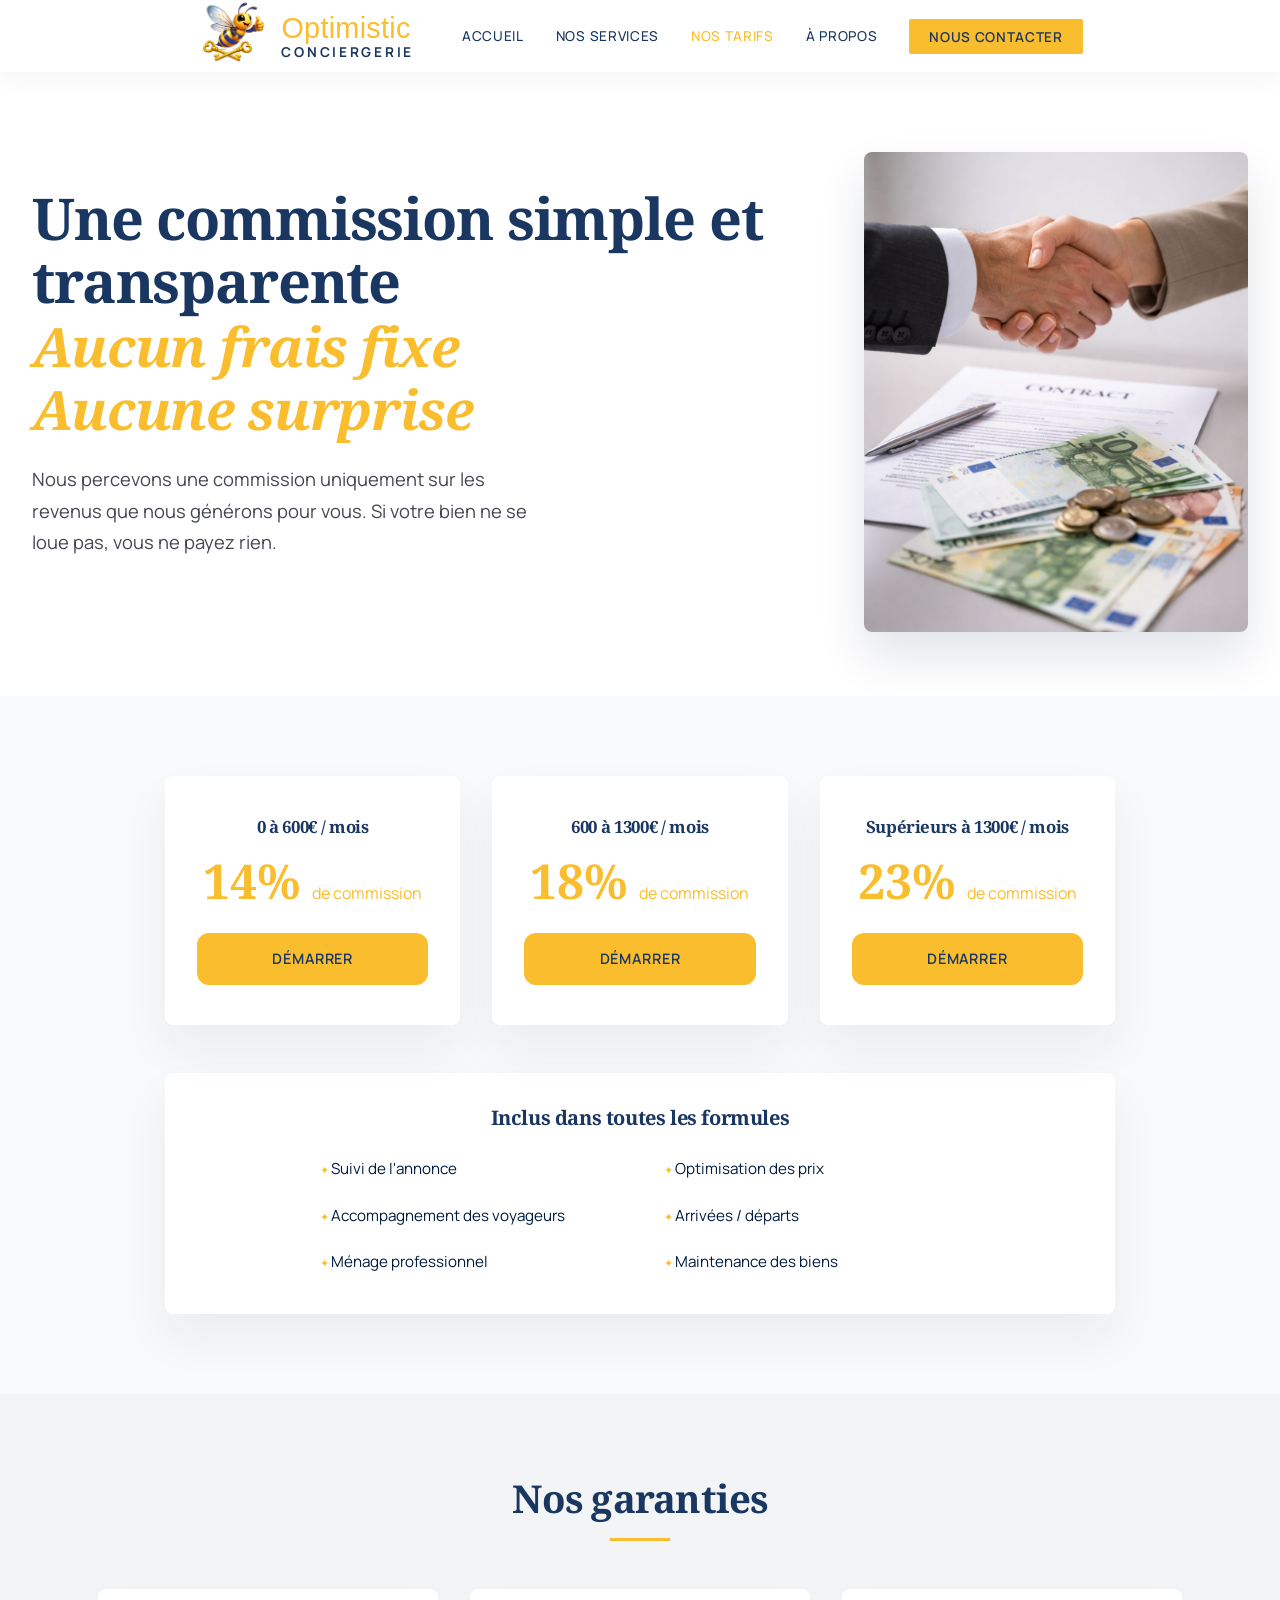
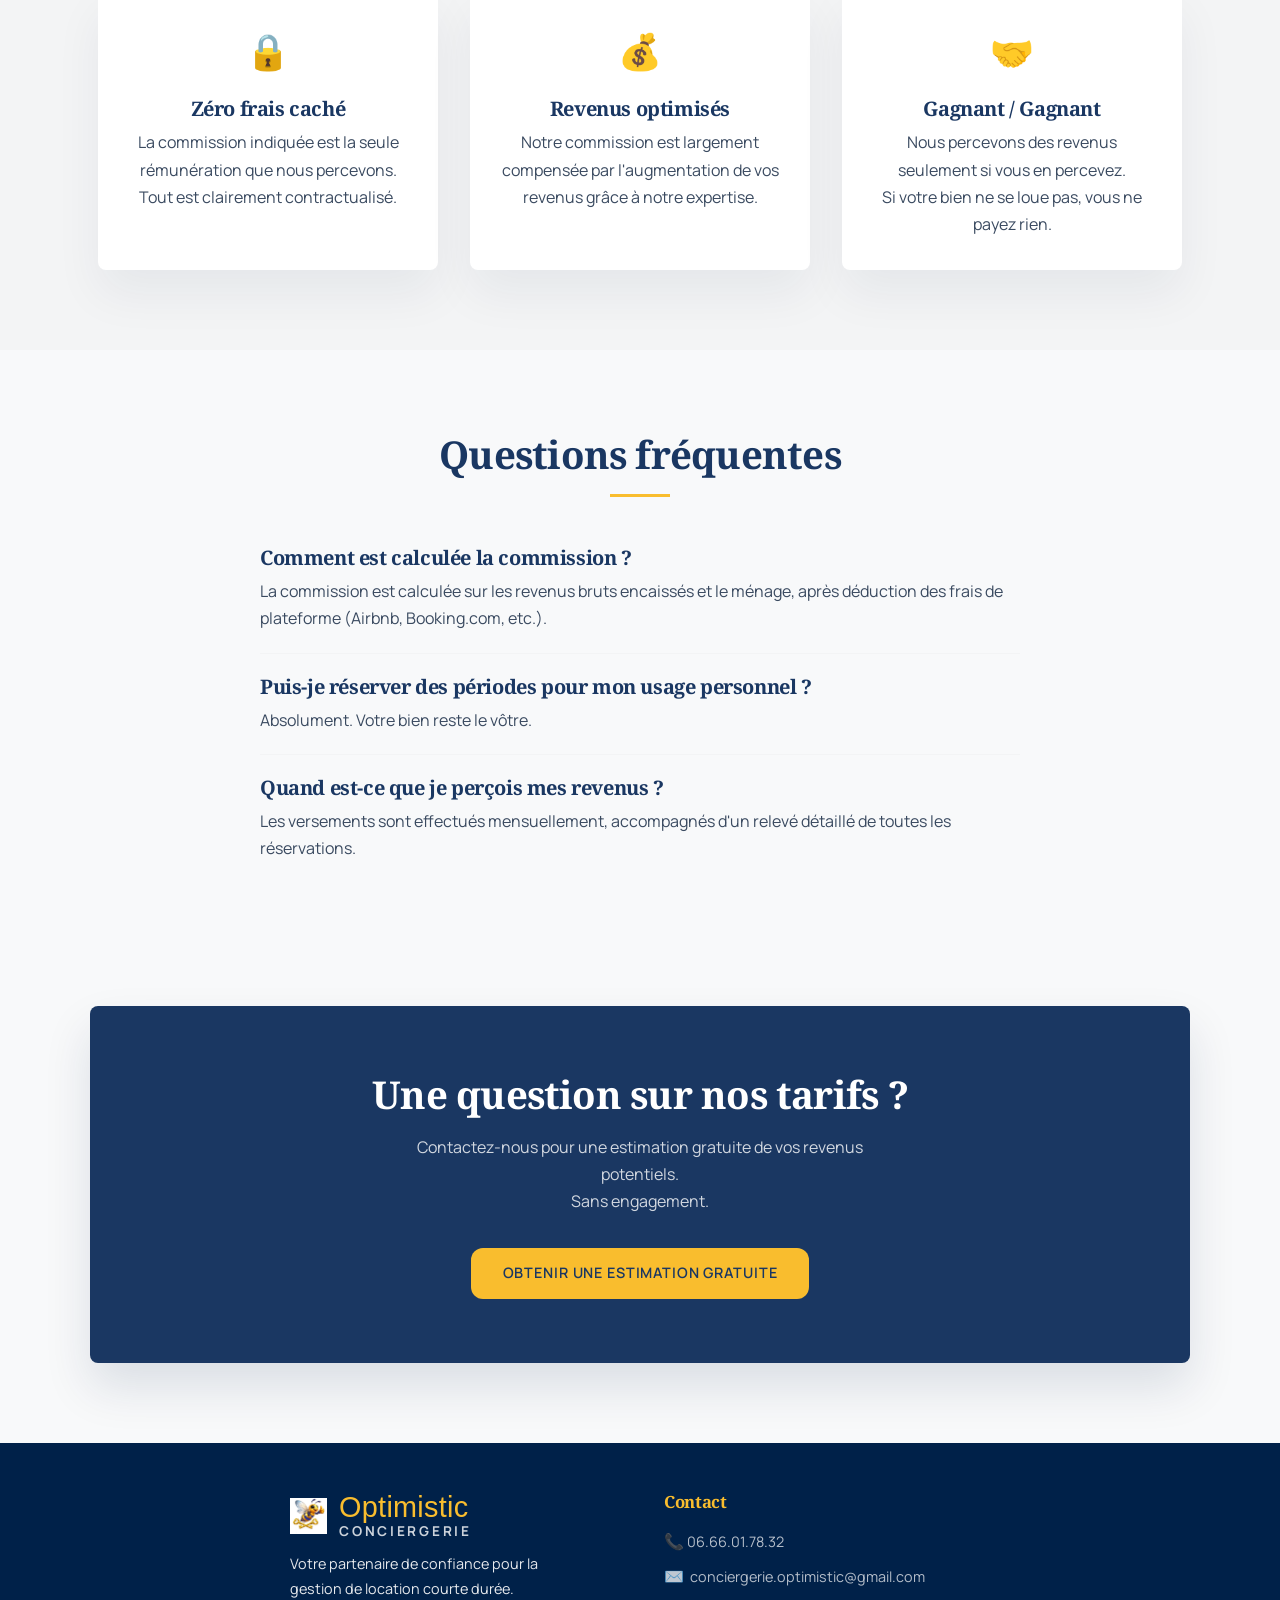
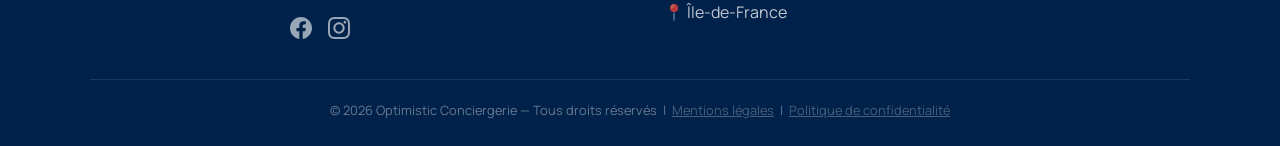
<file: nos-tarifs.html>
﻿<!DOCTYPE html>
<html lang="fr">
<head>
  <meta charset="UTF-8" />
  <link rel="icon" type="image/png" href="images/favicon.png" />
  <link rel="apple-touch-icon" href="images/favicon.png" />
  <meta name="viewport" content="width=device-width, initial-scale=1.0" />
  <title>Nos tarifs — Commission transparente dès 14% | Optimistic Conciergerie</title>
  <meta name="description" content="Tarifs clairs et sans surprise : 14% jusqu'à 600€/mois, 18% de 600 à 1300€/mois, 23% au-delà. Aucun frais fixe. Inclus : annonce, prix, voyageurs, nettoyage." />
  <meta name="robots" content="index, follow" />
  <link rel="canonical" href="https://optimistic-conciergerie.fr/nos-tarifs.html" />

  <!-- Open Graph -->
  <meta property="og:type" content="website" />
  <meta property="og:title" content="Nos tarifs — Commission dès 14% | Optimistic Conciergerie" />
  <meta property="og:description" content="Commission à partir de 14% selon vos revenus. Aucun frais fixe, aucun frais caché. Tous les services inclus." />
  <meta property="og:url" content="https://optimistic-conciergerie.fr/nos-tarifs.html" />
  <meta property="og:image" content="https://optimistic-conciergerie.fr/images/nosTarifs.jpg" />
  <meta property="og:locale" content="fr_FR" />

  <!-- Données structurées -->
  <script type="application/ld+json">
  {
    "@context": "https://schema.org",
    "@type": "ProfessionalService",
    "name": "Optimistic Conciergerie",
    "url": "https://optimistic-conciergerie.fr/nos-tarifs.html",
    "priceRange": "14% - 23%",
    "description": "Commission sur revenus locatifs : 14% jusqu'à 600€/mois, 18% de 600 à 1300€/mois, 23% au-delà. Aucun frais fixe.",
    "hasOfferCatalog": {
      "@type": "OfferCatalog",
      "name": "Formules de gestion locative",
      "itemListElement": [
        {
          "@type": "Offer",
          "name": "Formule Essentiel",
          "description": "0 à 600€ de revenus/mois",
          "priceSpecification": { "@type": "UnitPriceSpecification", "price": "14", "priceCurrency": "PERCENT" }
        },
        {
          "@type": "Offer",
          "name": "Formule Confort",
          "description": "600 à 1300€ de revenus/mois",
          "priceSpecification": { "@type": "UnitPriceSpecification", "price": "18", "priceCurrency": "PERCENT" }
        },
        {
          "@type": "Offer",
          "name": "Formule Premium",
          "description": "Supérieurs à 1300€ de revenus/mois",
          "priceSpecification": { "@type": "UnitPriceSpecification", "price": "23", "priceCurrency": "PERCENT" }
        }
      ]
    }
  }
  </script>

  <link rel="stylesheet" href="css/style.css" />
  <script src="js/layout.js" defer></script>
</head>
<body>

  <div id="site-header"></div>

  <!-- ══ HERO ══ -->
  <section class="sv-hero">
    <div class="sv-hero-grid">
      <div class="ix-hero-text">
        <h1>Une commission simple et transparente<br><span class="ix-hero-span">Aucun frais fixe <BR>Aucune surprise</span></h1>
        <p class="ix-hero-desc">Nous percevons une commission uniquement sur les revenus que nous générons pour vous. Si votre bien ne se loue pas, vous ne payez rien.</p>
      </div>
      <div class="sv-hero-img-wrap">
        <div class="sv-hero-img-box">
          <img alt="Nos tarifs" src="images/nosTarifs.jpg" />
        </div>
      </div>
    </div>
  </section>

  <!-- ══ TARIFS ══ -->
  <section class="section">
    <div class="container">

      <div class="grid-tarifs">
        <div class="tarif-card">
          <h3 class="tarif-card-title">0 à 600€ / mois</h3>
          <div class="tarif-prix">14% <span>de commission</span></div>
          <a href="contact.html" class="btn btn-primary btn-tarif">Démarrer</a>
        </div>
        <div class="tarif-card">
          <h3 class="tarif-card-title">600 à 1300€ / mois</h3>
          <div class="tarif-prix">18% <span>de commission</span></div>
          <a href="contact.html" class="btn btn-primary btn-tarif">Démarrer</a>
        </div>
        <div class="tarif-card">
          <h3 class="tarif-card-title">Supérieurs à 1300€ / mois</h3>
          <div class="tarif-prix">23% <span>de commission</span></div>
          <a href="contact.html" class="btn btn-primary btn-tarif">Démarrer</a>
        </div>
      </div>

      <div class="tarifs-box">
        <h3 class="tarifs-box-title">Inclus dans toutes les formules</h3>
        <ul class="tarif-liste tarifs-box-list">
          <li>Suivi de l'annonce</li>
          <li>Optimisation des prix</li>
          <li>Accompagnement des voyageurs</li>
          <li>Arrivées / départs</li>
          <li>Ménage professionnel</li>
          <li>Maintenance des biens</li>
        </ul>
      </div>

    </div>
  </section>

  <!-- ══ GARANTIES ══ -->
  <section class="section section-alt">
    <div class="container">
      <div class="section-title">
        <h2>Nos garanties</h2>
        <div class="gold-line"></div>
      </div>
      <div class="garanties-flex">
        <div class="card card-center garantie-card">
          <div class="card-icon">🔒</div>
          <h3>Zéro frais caché</h3>
          <p>La commission indiquée est la seule rémunération que nous percevons. Tout est clairement contractualisé.</p>
        </div>
        <div class="card card-center garantie-card">
          <div class="card-icon">💰</div>
          <h3>Revenus optimisés</h3>
          <p>Notre commission est largement compensée par l'augmentation de vos revenus grâce à notre expertise.</p>
        </div>
        <div class="card card-center garantie-card">
          <div class="card-icon">🤝</div>
          <h3>Gagnant / Gagnant</h3>
          <p>Nous percevons des revenus seulement si vous en percevez. <BR> Si votre bien ne se loue pas, vous ne payez rien.</p>
        </div>
      </div>
    </div>
  </section>

  <!-- ══ FAQ ══ -->
  <section class="section">
    <div class="container container-narrow">
      <div class="section-title">
        <h2>Questions fréquentes</h2>
        <div class="gold-line"></div>
      </div>
      <div class="faq-list">
        <div class="faq-item">
          <h3 class="faq-question">Comment est calculée la commission ?</h3>
          <p>La commission est calculée sur les revenus bruts encaissés et le ménage, après déduction des frais de plateforme (Airbnb, Booking.com, etc.).</p>
        </div>
        <div class="faq-item">
          <h3 class="faq-question">Puis-je réserver des périodes pour mon usage personnel ?</h3>
          <p>Absolument. Votre bien reste le vôtre.</p>
        </div>
        <div>
          <h3 class="faq-question">Quand est-ce que je perçois mes revenus ?</h3>
          <p>Les versements sont effectués mensuellement, accompagnés d'un relevé détaillé de toutes les réservations.</p>
        </div>
      </div>
    </div>
  </section>

  <!-- ══ CTA ══ -->
  <section class="section-cta">
    <div class="container">
      <h2 class="cta-title">Une question sur nos tarifs ?</h2>
      <p class="cta-text">Contactez-nous pour une estimation gratuite de vos revenus potentiels.<BR> Sans engagement.</p>
      <a href="contact.html" class="btn btn-primary">Obtenir une estimation gratuite</a>
    </div>
  </section>

  <div id="site-footer"></div>

</body>
</html>
</file>
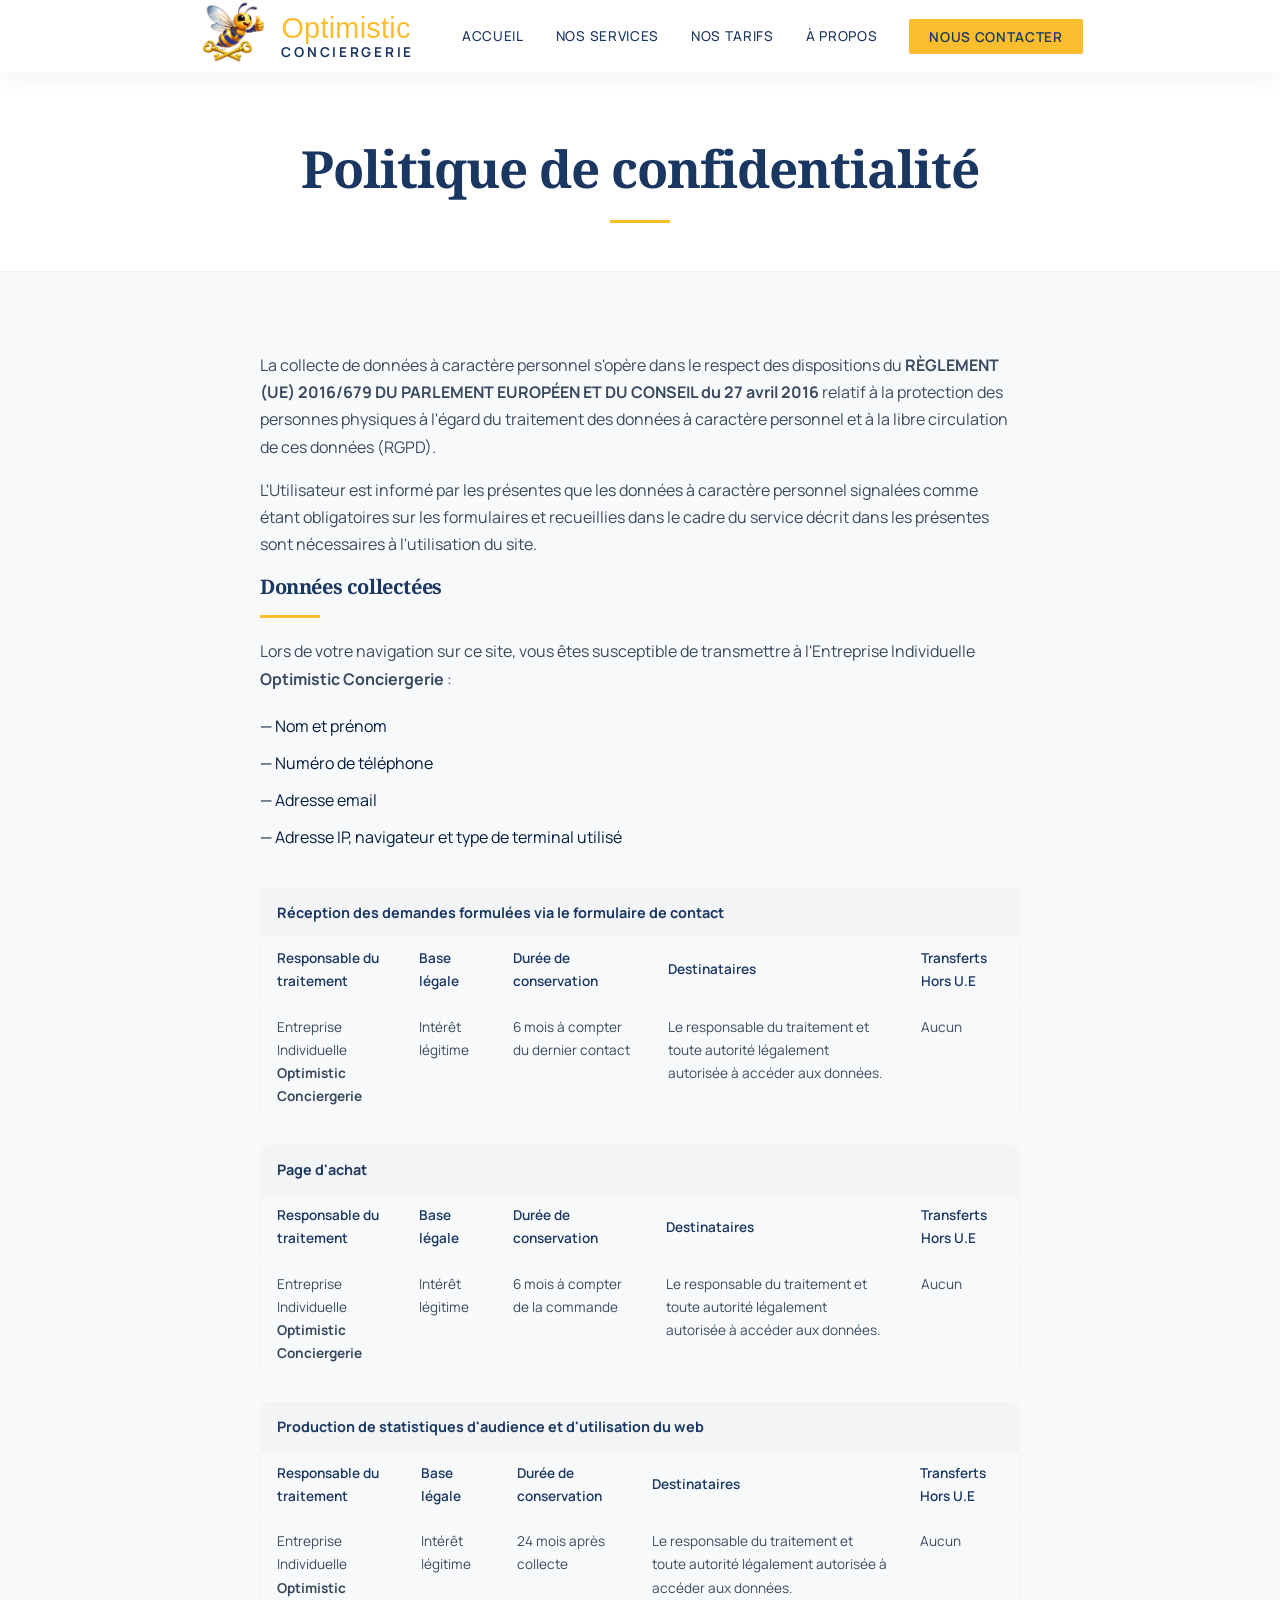
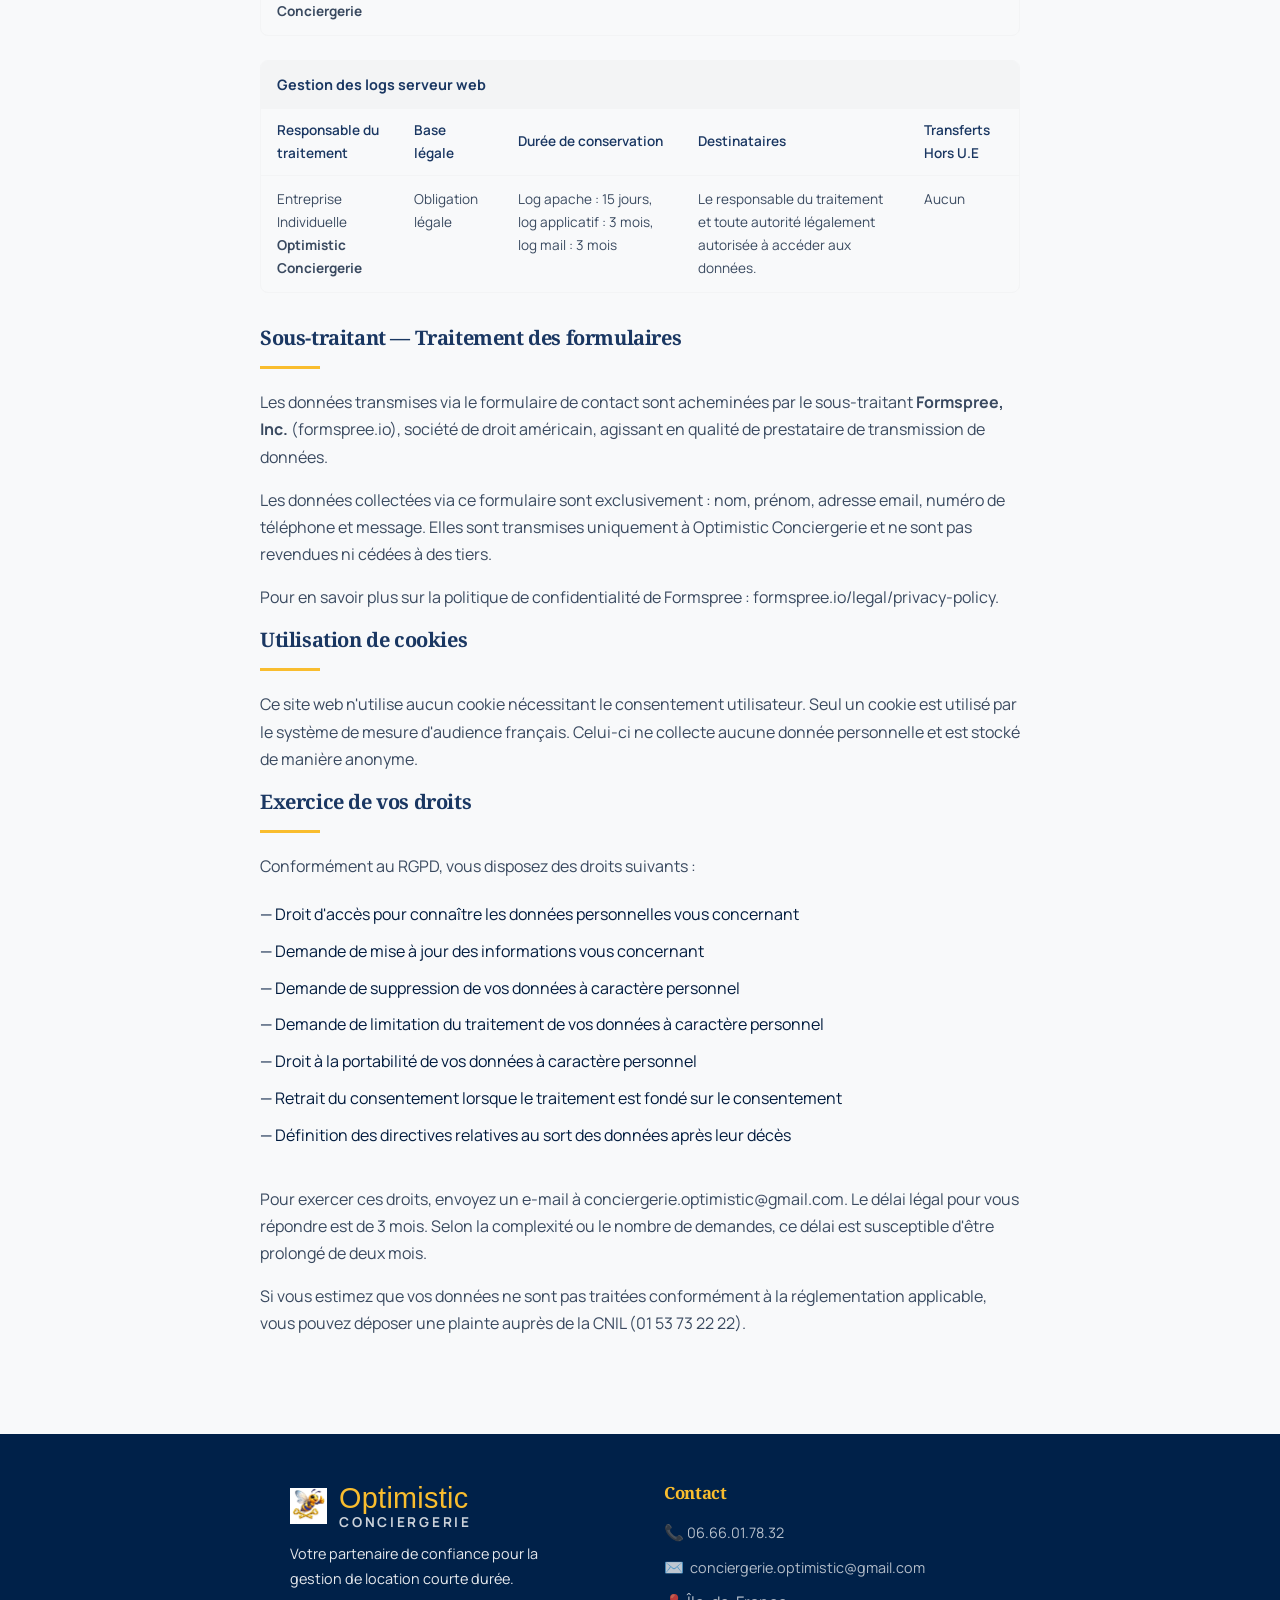
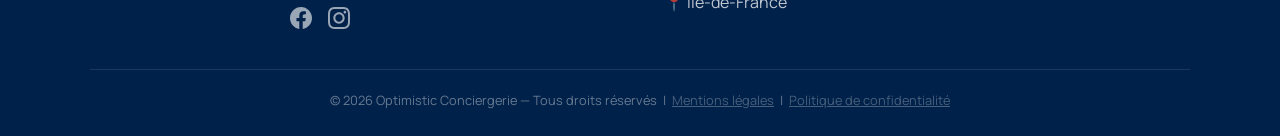
<file: politique-confidentialite.html>
﻿<!DOCTYPE html>
<html lang="fr">
<head>
  <meta charset="UTF-8" />
  <link rel="icon" type="image/png" href="images/favicon.png" />
  <link rel="apple-touch-icon" href="images/favicon.png" />
  <meta name="viewport" content="width=device-width, initial-scale=1.0" />
  <title>Politique de confidentialité — Optimistic Conciergerie</title>
  <meta name="robots" content="noindex, follow" />
  <link rel="stylesheet" href="css/style.css" />
  <script src="js/layout.js" defer></script>
</head>
<body>

  <div id="site-header"></div>

  <section class="page-hero">
    <div class="container">
      <h1>Politique de confidentialité</h1>
      <div class="gold-line"></div>
    </div>
  </section>

  <section class="section">
    <div class="container container-narrow legal-content">

      <p class="mb-2">La collecte de données à caractère personnel s'opère dans le respect des dispositions du <strong>RÈGLEMENT (UE) 2016/679 DU PARLEMENT EUROPÉEN ET DU CONSEIL du 27 avril 2016</strong> relatif à la protection des personnes physiques à l'égard du traitement des données à caractère personnel et à la libre circulation de ces données (RGPD).</p>

      <p class="mb-2">L'Utilisateur est informé par les présentes que les données à caractère personnel signalées comme étant obligatoires sur les formulaires et recueillies dans le cadre du service décrit dans les présentes sont nécessaires à l'utilisation du site.</p>

      <h2>Données collectées</h2>
      <div class="gold-line gold-line-left"></div>
      <p>Lors de votre navigation sur ce site, vous êtes susceptible de transmettre à l'Entreprise Individuelle <strong>Optimistic Conciergerie</strong> :</p>
      <ul>
        <li>— Nom et prénom</li>
        <li>— Numéro de téléphone</li>
        <li>— Adresse email</li>
        <li>— Adresse IP, navigateur et type de terminal utilisé</li>
      </ul>

      <!-- Tableau 1 -->
      <div class="rgpd-table-wrap">
        <div class="rgpd-table-title">Réception des demandes formulées via le formulaire de contact</div>
        <table class="rgpd-table">
          <thead>
            <tr>
              <th>Responsable du traitement</th>
              <th>Base légale</th>
              <th>Durée de conservation</th>
              <th>Destinataires</th>
              <th>Transferts Hors U.E</th>
            </tr>
          </thead>
          <tbody>
            <tr>
              <td>Entreprise Individuelle<br><strong>Optimistic Conciergerie</strong></td>
              <td>Intérêt légitime</td>
              <td>6 mois à compter du dernier contact</td>
              <td>Le responsable du traitement et toute autorité légalement autorisée à accéder aux données.</td>
              <td>Aucun</td>
            </tr>
          </tbody>
        </table>
      </div>

      <!-- Tableau 2 -->
      <div class="rgpd-table-wrap">
        <div class="rgpd-table-title">Page d'achat</div>
        <table class="rgpd-table">
          <thead>
            <tr>
              <th>Responsable du traitement</th>
              <th>Base légale</th>
              <th>Durée de conservation</th>
              <th>Destinataires</th>
              <th>Transferts Hors U.E</th>
            </tr>
          </thead>
          <tbody>
            <tr>
              <td>Entreprise Individuelle<br><strong>Optimistic Conciergerie</strong></td>
              <td>Intérêt légitime</td>
              <td>6 mois à compter de la commande</td>
              <td>Le responsable du traitement et toute autorité légalement autorisée à accéder aux données.</td>
              <td>Aucun</td>
            </tr>
          </tbody>
        </table>
      </div>

      <!-- Tableau 3 -->
      <div class="rgpd-table-wrap">
        <div class="rgpd-table-title">Production de statistiques d'audience et d'utilisation du web</div>
        <table class="rgpd-table">
          <thead>
            <tr>
              <th>Responsable du traitement</th>
              <th>Base légale</th>
              <th>Durée de conservation</th>
              <th>Destinataires</th>
              <th>Transferts Hors U.E</th>
            </tr>
          </thead>
          <tbody>
            <tr>
              <td>Entreprise Individuelle<br><strong>Optimistic Conciergerie</strong></td>
              <td>Intérêt légitime</td>
              <td>24 mois après collecte</td>
              <td>Le responsable du traitement et toute autorité légalement autorisée à accéder aux données.</td>
              <td>Aucun</td>
            </tr>
          </tbody>
        </table>
      </div>

      <!-- Tableau 4 -->
      <div class="rgpd-table-wrap mb-2">
        <div class="rgpd-table-title">Gestion des logs serveur web</div>
        <table class="rgpd-table">
          <thead>
            <tr>
              <th>Responsable du traitement</th>
              <th>Base légale</th>
              <th>Durée de conservation</th>
              <th>Destinataires</th>
              <th>Transferts Hors U.E</th>
            </tr>
          </thead>
          <tbody>
            <tr>
              <td>Entreprise Individuelle<br><strong>Optimistic Conciergerie</strong></td>
              <td>Obligation légale</td>
              <td>Log apache : 15 jours, log applicatif : 3 mois, log mail : 3 mois</td>
              <td>Le responsable du traitement et toute autorité légalement autorisée à accéder aux données.</td>
              <td>Aucun</td>
            </tr>
          </tbody>
        </table>
      </div>

      <h2>Sous-traitant — Traitement des formulaires</h2>
      <div class="gold-line gold-line-left"></div>
      <p>Les données transmises via le formulaire de contact sont acheminées par le sous-traitant <strong>Formspree, Inc.</strong> (<a href="https://formspree.io" target="_blank" rel="noopener">formspree.io</a>), société de droit américain, agissant en qualité de prestataire de transmission de données.</p>
      <p>Les données collectées via ce formulaire sont exclusivement : nom, prénom, adresse email, numéro de téléphone et message. Elles sont transmises uniquement à Optimistic Conciergerie et ne sont pas revendues ni cédées à des tiers.</p>
      <p class="mb-2">Pour en savoir plus sur la politique de confidentialité de Formspree : <a href="https://formspree.io/legal/privacy-policy" target="_blank" rel="noopener">formspree.io/legal/privacy-policy</a>.</p>

      <h2>Utilisation de cookies</h2>
      <div class="gold-line gold-line-left"></div>
      <p class="mb-2">Ce site web n'utilise aucun cookie nécessitant le consentement utilisateur. Seul un cookie est utilisé par le système de mesure d'audience français. Celui-ci ne collecte aucune donnée personnelle et est stocké de manière anonyme.</p>

      <h2>Exercice de vos droits</h2>
      <div class="gold-line gold-line-left"></div>
      <p>Conformément au RGPD, vous disposez des droits suivants :</p>
      <ul>
        <li>— Droit d'accès pour connaître les données personnelles vous concernant</li>
        <li>— Demande de mise à jour des informations vous concernant</li>
        <li>— Demande de suppression de vos données à caractère personnel</li>
        <li>— Demande de limitation du traitement de vos données à caractère personnel</li>
        <li>— Droit à la portabilité de vos données à caractère personnel</li>
        <li>— Retrait du consentement lorsque le traitement est fondé sur le consentement</li>
        <li>— Définition des directives relatives au sort des données après leur décès</li>
      </ul>
      <p>Pour exercer ces droits, envoyez un e-mail à <a href="mailto:conciergerie.optimistic@gmail.com">conciergerie.optimistic@gmail.com</a>. Le délai légal pour vous répondre est de 3 mois. Selon la complexité ou le nombre de demandes, ce délai est susceptible d'être prolongé de deux mois.</p>
      <p>Si vous estimez que vos données ne sont pas traitées conformément à la réglementation applicable, vous pouvez déposer une plainte auprès de la <a href="https://www.cnil.fr/fr/plaintes" target="_blank" rel="noopener">CNIL</a> (01 53 73 22 22).</p>

    </div>
  </section>

  <div id="site-footer"></div>

</body>
</html>
</file>
<file: css/style.css>
/* ============================================
   OPTIMISTIC CONCIERGERIE — Feuille de style
   ============================================ */

@import url('https://fonts.googleapis.com/css2?family=Noto+Serif:ital,wght@0,400;0,600;0,700;1,400&family=Manrope:wght@300;400;500;600;700&family=Brusher&family=Material+Symbols+Outlined:wght,FILL@100..700,0..1&display=swap');

/* ── Variables ── */
:root {
  --bleu-nuit:    #1A3762;
  --bleu-profond: #002149;
  --jaune:        #FDC132;
  --jaune-fonce : #F9BD2E;
  --jaune-clair : #FFDEA1;
  --or:           #c9a800;
  --or-clair:     #e0bc00;
  --ivoire:       #f8f9fa;
  --texte:        #001b3e;
  --gris-doux:    #f3f4f5;
  --blanc:        #FFFFFF;
}

/* ── Reset ── */
*, *::before, *::after { box-sizing: border-box; margin: 0; padding: 0; }
html { scroll-behavior: smooth; }
body {
  font-family: 'Manrope', sans-serif;
  background-color: var(--ivoire);
  color: var(--texte);
  line-height: 1.7;
}
img { max-width: 100%; display: block; }
a { text-decoration: none; color: inherit; }

/* ── Typographie ── */
h1, h2, h3, h4 {
  font-family: 'Noto Serif', serif;
  color: var(--bleu-nuit);
  line-height: 1.25;
  letter-spacing: -0.02em;
}
h1 { font-size: clamp(2rem, 5vw, 3.2rem); }
h2 { font-size: clamp(1.6rem, 3.5vw, 2.4rem); margin-bottom: 1rem; }
h3 { font-size: 1.25rem; margin-bottom: 0.5rem; }
p  { font-size: 1rem; color: #3a4a60; }

/* ── Header / Nav ── */
header {
  position: sticky;
  top: 0;
  z-index: 100;
  background: rgba(255,255,255,0.9);
  backdrop-filter: blur(20px);
  -webkit-backdrop-filter: blur(20px);
  padding: 0 2rem;
  display: flex;
  align-items: center;
  justify-content: center;
  gap: 3rem;
  height: 72px;
  box-shadow: 0px 4px 24px rgba(0, 33, 73, 0.06);
}

.logo {
  display: flex;
  align-items: center;
  gap: 0.75rem;
}
.logo-icon { height: 70px; width: auto; display: block; }
.logo-text { display: flex; flex-direction: column; line-height: 1.15; }
.logo-optimistic { font-family: 'Brusher', sans-serif; font-size: 1.8rem; color: var(--jaune-fonce); letter-spacing: 0.01em; }
.logo-conciergerie { font-family: 'Manrope', sans-serif; font-size: 0.85rem; font-weight: 700; letter-spacing: 0.2em; color: var(--bleu-nuit); text-transform: uppercase; }

nav ul {
  list-style: none;
  display: flex;
  gap: 2rem;
  align-items: center;
}
nav a {
  font-size: 0.85rem;
  font-weight: 500;
  letter-spacing: 0.05em;
  text-transform: uppercase;
  color: var(--bleu-nuit);
  transition: color 0.2s;
}
nav a:hover, nav a.active { color: var(--jaune-fonce); }
nav .btn-nav {
  background: var(--jaune-fonce);
  color: var(--bleu-nuit);
  padding: 0.55rem 1.25rem;
  border-radius: 2px;
  font-weight: 600;
  transition: background 0.2s;
}
nav .btn-nav:hover { background: var(--jaune-clair); color: var(--bleu-nuit); }
nav .btn-nav.active { color: var(--bleu-nuit); }

/* ── Boutons ── */
.btn {
  display: inline-block;
  padding: 0.85rem 2rem;
  font-family: 'Manrope', sans-serif;
  font-size: 0.9rem;
  font-weight: 600;
  letter-spacing: 0.06em;
  text-transform: uppercase;
  border-radius: 0.75rem;
  transition: all 0.25s;
  cursor: pointer;
  border: none;
}
.btn-primary {
  background: var(--jaune-fonce);
  color: var(--bleu-nuit);
}
.btn-primary:hover { background: var(--jaune-clair); }
.btn-secondary {
  background: transparent;
  color: var(--blanc);
  border: 2px solid var(--jaune-fonce);
}
.btn-secondary:hover { background: var(--jaune-fonce); color: var(--bleu-nuit); }

/* ── Section utilitaires ── */
.section { padding: 5rem 2rem; }
.section-alt { background: var(--gris-doux); }
.container { max-width: 1100px; margin: 0 auto; }
.section-title { text-align: center; margin-bottom: 3rem; }
.section-title p { margin-top: 0.75rem; font-size: 1.05rem; }
.gold-line {
  width: 60px; height: 3px;
  background: var(--jaune-fonce);
  margin: 1rem auto 0;
}

/* ── Grille de cartes ── */
.grid-3 { display: grid; grid-template-columns: repeat(3, 1fr); gap: 2rem; }
.grid-2 { display: grid; grid-template-columns: repeat(2, 1fr); gap: 2rem; }

.card {
  background: var(--blanc);
  border-radius: 0.5rem;
  padding: 2rem 1.75rem;
  box-shadow: 0px 24px 48px rgba(0, 33, 73, 0.06);
  transition: background 0.2s;
}
.card:hover { background: var(--gris-doux); }
.card-icon { font-size: 2.2rem; margin-bottom: 1rem; }

/* ── Hero ── */
.hero-dark h1, .hero-dark h2, .hero-dark h3 { color: var(--blanc); }
.hero {
  background: linear-gradient(135deg, var(--bleu-profond) 0%, var(--bleu-nuit) 100%);
  color: var(--blanc);
  padding: 7rem 2rem;
  text-align: center;
  position: relative;
  overflow: hidden;
}
.hero::before {
  content: '';
  position: absolute; inset: 0;
  background: url("data:image/svg+xml,%3Csvg width='60' height='60' viewBox='0 0 60 60' xmlns='http://www.w3.org/2000/svg'%3E%3Cg fill='none' fill-rule='evenodd'%3E%3Cg fill='%23D4AF37' fill-opacity='0.05'%3E%3Cpath d='M36 34v-4h-2v4h-4v2h4v4h2v-4h4v-2h-4zm0-30V0h-2v4h-4v2h4v4h2V6h4V4h-4zM6 34v-4H4v4H0v2h4v4h2v-4h4v-2H6zM6 4V0H4v4H0v2h4v4h2V6h4V4H6z'/%3E%3C/g%3E%3C/g%3E%3C/svg%3E");
}
.hero h1 { color: var(--blanc); margin-bottom: 1.25rem; }
.hero h1 span { color: var(--jaune-fonce); }
.hero p { font-size: 1.15rem; color: rgba(255,255,255,0.85); max-width: 620px; margin: 0 auto 2.5rem; }
.hero-btns { display: flex; gap: 1rem; justify-content: center; flex-wrap: wrap; }
.hero-phone {
  margin-top: 2rem;
  font-size: 1.3rem;
  font-weight: 600;
  color: var(--jaune-fonce);
}
.hero-phone a { color: var(--jaune-fonce); }

/* ── Témoignages ── */
.temoignage {
  background: var(--blanc);
  border-top: 4px solid var(--jaune-fonce);
  padding: 1.75rem 2rem;
  border-radius: 0.5rem;
  box-shadow: 0px 24px 48px rgba(0, 33, 73, 0.06);
  font-style: italic;
}
.temoignage-auteur {
  margin-top: 1rem;
  font-style: normal;
  font-weight: 600;
  font-size: 0.9rem;
  color: var(--bleu-nuit);
}
.stars { color: var(--jaune-fonce); font-size: 1.1rem; margin-bottom: 0.5rem; }

/* ── Tarifs ── */
.tarif-card {
  background: var(--blanc);
  border-radius: 0.5rem;
  padding: 2.5rem 2rem;
  box-shadow: 0px 24px 48px rgba(0, 33, 73, 0.06);
  text-align: center;
  position: relative;
}
.tarif-card.featured {
  background: var(--bleu-nuit);
  color: var(--blanc);
  transform: scale(1.04);
}
.tarif-card.featured h3 { color: var(--jaune-fonce); }
.tarif-card.featured p { color: rgba(255,255,255,0.8); }
.tarif-badge {
  position: absolute;
  top: -12px; left: 50%;
  transform: translateX(-50%);
  background: var(--jaune-fonce);
  color: var(--bleu-nuit);
  font-size: 0.75rem;
  font-weight: 700;
  padding: 0.3rem 1rem;
  border-radius: 20px;
  text-transform: uppercase;
  letter-spacing: 0.08em;
}
.tarif-prix {
  font-family: 'Noto Serif', serif;
  font-size: 3rem;
  color: var(--jaune-fonce);
  font-weight: 700;
  line-height: 1;
  margin: 1.25rem 0 0.25rem;
}
.tarif-prix span { font-size: 1rem; font-family: 'Manrope', sans-serif; font-weight: 400; }
.tarif-liste { list-style: none; text-align: left; margin: 1.5rem 0 2rem; }
.tarif-liste li { padding: 0.4rem 0; font-size: 0.95rem; }
.tarif-liste li::before { content: '✦ '; color: var(--jaune-fonce); font-size: 0.7rem; }

/* ── Formulaire ── */
.form-group { margin-bottom: 1.5rem; }
label { display: block; font-size: 0.85rem; font-weight: 600; margin-bottom: 0.4rem; color: var(--bleu-nuit); letter-spacing: 0.04em; text-transform: uppercase; }
input, select, textarea {
  width: 100%;
  padding: 0.85rem 0.25rem;
  border: none;
  border-bottom: 1.5px solid #c4c6d0;
  border-radius: 0;
  font-family: 'Manrope', sans-serif;
  font-size: 0.95rem;
  background: transparent;
  color: var(--texte);
  transition: border-color 0.2s, background 0.2s;
}
input:focus, select:focus, textarea:focus {
  outline: none;
  border-bottom-color: var(--bleu-nuit);
  background: var(--gris-doux);
}
textarea { resize: vertical; min-height: 130px; }

/* ── Footer ── */
footer {
  background: var(--bleu-profond);
  color: rgba(255,255,255,0.75);
  padding: 3rem 2rem 1.5rem;
}
footer .logo { color: var(--blanc); }
footer .logo-conciergerie { color: var(--blanc); opacity: 0.8; }
footer .logo-icon { height: 36px; }
.footer-grid { display: grid; grid-template-columns: 1fr 1fr; gap: 3rem; margin-bottom: 2rem; max-width: 700px; margin-left: auto; margin-right: auto; }
footer h4 { font-family: 'Noto Serif', serif; color: var(--jaune-fonce); margin-bottom: 1rem; font-size: 1.05rem; }
footer ul { list-style: none; }
footer ul li { margin-bottom: 0.5rem; }
footer ul a { color: rgba(255,255,255,0.7); font-size: 0.9rem; transition: color 0.2s; }
footer ul a:hover { color: var(--jaune-fonce); }
.footer-logo { font-family: 'Noto Serif', serif; font-size: 1.2rem; color: var(--blanc); margin-bottom: 0.75rem; }
.footer-logo span { font-size: 1.5rem; margin-right: 0.5rem; }
.footer-bottom { border-top: 1px solid rgba(255,255,255,0.1); padding-top: 1.25rem; text-align: center; font-size: 0.8rem; color: rgba(255,255,255,0.4); }

/* ── Page hero (pages internes) ── */
.page-hero {
  background: var(--blanc);
  padding: 4rem 2rem 3rem;
  text-align: center;
  border-bottom: 1px solid var(--gris-doux);
}
.page-hero h1 { color: var(--bleu-nuit); letter-spacing: -0.02em; }
.page-hero p { color: #44474f; margin-top: 0.75rem; font-size: 1.1rem; max-width: 600px; margin-left: auto; margin-right: auto; }
.page-hero .gold-line { margin-top: 1.25rem; }

/* ── Stats section (index) ── */
.section-stats { background: var(--bleu-nuit); padding: 3rem 2rem; }
.stats-grid { text-align: center; color: var(--blanc); }
.stat-number { font-family: 'Noto Serif', serif; font-size: 2.8rem; color: var(--jaune-fonce); font-weight: 700; }
.stat-label { font-size: 0.9rem; margin-top: 0.4rem; opacity: 0.8; }

/* ── CTA section ── */
.section-cta { background: var(--ivoire); padding: 4rem 2rem 5rem; text-align: center; }
.section-cta .container {
  background: var(--bleu-nuit);
  border-radius: 0.5rem;
  padding: 4rem 3rem;
  box-shadow: 0px 24px 48px rgba(0, 33, 73, 0.12);
}
.cta-title { color: var(--blanc); margin-bottom: 1rem; }
.cta-text { color: rgba(255,255,255,0.8); max-width: 500px; margin: 0 auto 2rem; }
.btns-center { display: flex; gap: 1rem; justify-content: center; flex-wrap: wrap; }
.text-center-mt { text-align: center; margin-top: 2.5rem; }

/* ── Services layout ── */
.grid-service { display: grid; grid-template-columns: 1fr 2fr; gap: 3rem; align-items: center; }
.grid-service-reverse { display: grid; grid-template-columns: 2fr 1fr; gap: 3rem; align-items: center; }
.service-icon { text-align: center; font-size: 5rem; }
.service-photo { overflow: hidden; border-radius: 0.75rem; box-shadow: 0px 24px 48px rgba(0, 33, 73, 0.1); }
.service-photo img { width: 100%; height: 100%; object-fit: cover; display: block; aspect-ratio: 4/3; }
.service-list { list-style: none; display: flex; flex-direction: column; gap: 0.6rem; }

/* ── Gold line variante gauche ── */
.gold-line-left { margin: 1rem 0 1.5rem; }

/* ── Pourquoi nous (index) ── */
.why-item { display: flex; gap: 1rem; align-items: flex-start; padding: 1.5rem; }
.why-icon { font-size: 2rem; flex-shrink: 0; }

/* ── Feature list (a-propos, nos-secteurs) ── */
.feature-list { display: flex; flex-direction: column; gap: 1.5rem; margin-top: 2rem; }
.feature-item { display: flex; gap: 1.25rem; align-items: flex-start; }
.feature-icon { font-size: 1.75rem; flex-shrink: 0; }
.circle-badge { background: var(--jaune-fonce); color: var(--bleu-nuit); font-weight: 700; width: 36px; height: 36px; border-radius: 50%; display: flex; align-items: center; justify-content: center; flex-shrink: 0; }

/* ── Brand card (a-propos) ── */
.grid-about { display: grid; grid-template-columns: 1fr 1fr; gap: 4rem; align-items: center; }
.brand-card { background: var(--gris-doux); border-radius: 0.5rem; padding: 3rem; text-align: center; }
.brand-name { font-family: 'Noto Serif', serif; font-size: 1.4rem; color: var(--bleu-nuit); }
.brand-tagline { color: var(--jaune-fonce); margin-top: 0.5rem; font-size: 0.9rem; letter-spacing: 0.1em; text-transform: uppercase; }

/* ── Card variante centrée ── */
.card-center { text-align: center; }

/* ── Intro section ── */
.content-intro { max-width: 720px; margin: 0 auto; text-align: center; }

/* ── Tarifs ── */
.grid-tarifs { display: grid; grid-template-columns: repeat(3, 1fr); gap: 2rem; max-width: 950px; margin: 0 auto 3rem; }
.tarif-card-title { color: var(--bleu-nuit); font-family: 'Noto Serif', serif; font-size: 1.05rem; margin-bottom: 0.75rem; }
.btn-tarif { width: 100%; text-align: center; margin-top: 1.5rem; }
.tarifs-box { max-width: 950px; margin: 0 auto; background: var(--blanc); border-radius: 0.5rem; padding: 2rem 2.5rem; box-shadow: 0px 24px 48px rgba(0, 33, 73, 0.06); }
.tarifs-box-title { color: var(--bleu-nuit); font-family: 'Noto Serif', serif; text-align: center; margin-bottom: 1.25rem; }
.tarifs-box-list { display: grid; grid-template-columns: 1fr 1fr; gap: 0.5rem 3rem; max-width: 640px; margin: 0 auto; }

/* ── FAQ ── */
.faq-list { display: flex; flex-direction: column; gap: 1.25rem; margin-top: 2rem; }
.faq-item { border-bottom: 1px solid var(--gris-doux); padding-bottom: 1.25rem; }
.faq-question { color: var(--bleu-nuit); margin-bottom: 0.5rem; }

/* ── Contact ── */
.contact-grid { display: grid; grid-template-columns: 1fr 1.6fr; gap: 4rem; align-items: start; }
.contact-info-list { display: flex; flex-direction: column; gap: 1.5rem; }
.contact-info-item { display: flex; align-items: center; gap: 1rem; }
.circle-icon { background: var(--jaune-fonce); color: var(--bleu-nuit); width: 44px; height: 44px; border-radius: 50%; display: flex; align-items: center; justify-content: center; font-size: 1.2rem; flex-shrink: 0; }
.contact-label { font-size: 0.78rem; text-transform: uppercase; letter-spacing: 0.08em; color: var(--jaune-fonce); font-weight: 600; margin-bottom: 0.2rem; }
.contact-response-box { margin-top: 2.5rem; background: var(--gris-doux); border-radius: 0.5rem; padding: 1.5rem; }
.contact-response-title { font-family: 'Noto Serif', serif; color: var(--bleu-nuit); font-size: 1rem; margin-bottom: 0.5rem; }
.contact-form-card { background: var(--blanc); padding: 2.5rem; border-radius: 0.5rem; box-shadow: 0px 24px 48px rgba(0, 33, 73, 0.06); }
.form-grid { display: grid; grid-template-columns: 1fr 1fr; gap: 1.25rem; }

/* ── Carte placeholder (nos-secteurs) ── */
.map-placeholder { background: var(--blanc); border-radius: 0.5rem; border: 2px dashed var(--jaune-fonce); padding: 4rem 2rem; text-align: center; margin-bottom: 3rem; }

/* ── Footer ── */
.footer-desc { font-size: 0.9rem; max-width: 280px; color: rgba(255,255,255,0.9); }
.footer-social { display: flex; gap: 1rem; margin-top: 1rem; }
.footer-social-link { color: rgba(255,255,255,0.6); transition: color 0.2s; }
.footer-social-link:hover { color: var(--jaune-fonce); }

/* ── Tableaux RGPD ── */
.rgpd-table-wrap { margin-bottom: 1.5rem; border: 1px solid var(--gris-doux); border-radius: 0.5rem; overflow: hidden; }
.rgpd-table-title { background: var(--gris-doux); padding: 0.75rem 1rem; font-weight: 700; font-size: 0.9rem; color: var(--bleu-nuit); }
.rgpd-table { width: 100%; border-collapse: collapse; font-size: 0.85rem; }
.rgpd-table th { background: var(--ivoire); color: var(--bleu-nuit); padding: 0.6rem 1rem; text-align: left; font-weight: 600; border-bottom: 1px solid var(--gris-doux); }
.rgpd-table td { padding: 0.75rem 1rem; vertical-align: top; border-bottom: 1px solid var(--gris-doux); color: #3a4a60; }
.rgpd-table tr:last-child td { border-bottom: none; }
@media (max-width: 800px) { .rgpd-table { display: block; overflow-x: auto; } }

/* ── Hamburger ── */
.menu-toggle {
  display: none;
  flex-direction: column;
  justify-content: space-between;
  width: 28px;
  height: 20px;
  margin-left: auto;
  background: none;
  border: none;
  cursor: pointer;
  padding: 0;
  z-index: 200;
}
.menu-toggle span {
  display: block;
  height: 2px;
  background: var(--bleu-nuit);
  border-radius: 2px;
  transition: all 0.3s;
}
header.nav-open .menu-toggle span:nth-child(1) { transform: translateY(9px) rotate(45deg); }
header.nav-open .menu-toggle span:nth-child(2) { opacity: 0; }
header.nav-open .menu-toggle span:nth-child(3) { transform: translateY(-9px) rotate(-45deg); }

/* ── Responsive ── */
@media (max-width: 1150px) {
  .grid-3 { grid-template-columns: 1fr 1fr; }

  .grid-service, .grid-service-reverse, .grid-about, .contact-grid { grid-template-columns: 1fr; }
  .contact-section-title, .contact-intro, .contact-response-box { display: none; }
  .grid-tarifs { grid-template-columns: 1fr 1fr; }
  .service-icon { font-size: 3rem; }
  .service-photo { display: none; }

  header {
    flex-wrap: wrap;
    justify-content: space-between;
    height: auto;
    padding: 1rem 1.5rem;
    gap: 0;
  }
  .menu-toggle { display: flex; }
  nav {
    display: none;
    width: 100%;
    border-top: 1px solid var(--gris-doux);
    margin-top: 0.75rem;
    padding-top: 0.75rem;
  }
  header.nav-open nav { display: block; }
  nav ul {
    flex-direction: column;
    gap: 0;
    align-items: flex-start;
  }
  nav ul li { width: 100%; }
  nav a {
    display: block;
    padding: 0.65rem 0;
    border-bottom: 1px solid var(--gris-doux);
  }
  nav .btn-nav {
    display: inline-block;
    margin-top: 0.75rem;
    width: auto;
    border-bottom: none;
  }
}
@media (max-width: 600px) {
  .grid-3, .grid-2 { grid-template-columns: 1fr; }
  .footer-grid { grid-template-columns: 1fr; gap: 1.5rem; }
  .hero { padding: 4rem 1.5rem; }
  .tarif-card.featured { transform: none; }
  .grid-tarifs { grid-template-columns: 1fr; }
  .tarifs-box-list { grid-template-columns: 1fr; gap: 0.5rem; }
}

/* ── Plateformes partenaires ── */
.section-platforms {
  background: var(--blanc);
  padding: 1.75rem 2rem;
  border-top: 1px solid var(--gris-doux);
  border-bottom: 1px solid var(--gris-doux);
}
.platforms-label {
  text-align: center;
  font-size: 0.75rem;
  text-transform: uppercase;
  letter-spacing: 0.15em;
  color: #8a9ab5;
  margin-bottom: 1.25rem;
}
.platforms-logos {
  display: flex;
  justify-content: center;
  align-items: center;
  gap: 2.5rem;
  flex-wrap: wrap;
}
.platform-logo { height: 150px; width: auto; object-fit: contain; }

/* ══════════════════════════════════════════
   INDEX — Styles spécifiques page d'accueil
   ══════════════════════════════════════════ */

/* ── Hero ── */
.ix-hero {
  background: var(--blanc);
  padding: 5rem 2rem 4rem;
  overflow: hidden;
}
.ix-hero-grid {
  display: grid;
  grid-template-columns: 3fr 2fr;
  gap: 4rem;
  align-items: center;
}
.ix-hero-text h1 {
  font-size: clamp(2.2rem, 4.5vw, 3.8rem);
  line-height: 1.1;
  letter-spacing: -0.02em;
  margin-bottom: 1.5rem;
}
.ix-hero-span { 
  color: var(--jaune-fonce);
  font-style: italic;
  font-size: clamp(2.2rem, 4.5vw, 3.4rem);
 }
.ix-hero-desc {
  font-size: 1.15rem;
  color: #44474f;
  max-width: 520px;
  margin-bottom: 2.5rem;
  line-height: 1.7;
}
.ix-hero-bullets {
  list-style: none;
  padding: 0;
  margin: 0 0 2.5rem 0;
  display: flex;
  flex-direction: column;
  gap: 0.6rem;
}
.ix-hero-bullets li {
  display: flex;
  align-items: flex-start;
  gap: 0.6rem;
  font-size: 1.05rem;
  color: #44474f;
  line-height: 1.5;
}
.ix-hero-bullets li::before {
  content: '✓';
  color: var(--jaune-fonce);
  font-weight: 700;
  font-size: 1rem;
  flex-shrink: 0;
  margin-top: 0.05em;
}
.ix-hero-btns { display: flex; flex-direction: row; gap: 1rem; flex-wrap: wrap; align-items: center; }
.ix-hero-btns .btn { font-size: 0.75rem; padding: 0.75rem 1.5rem; }

.btn-outline {
  display: inline-block;
  padding: 0.75rem 1.5rem;
  font-family: 'Manrope', sans-serif;
  font-size: 0.75rem;
  font-weight: 600;
  letter-spacing: 0.06em;
  text-transform: uppercase;
  border-radius: 0.75rem;
  border: 2px solid var(--bleu-nuit);
  color: var(--bleu-nuit);
  background: transparent;
  transition: all 0.25s;
  cursor: pointer;
}
.btn-outline:hover { background: var(--bleu-nuit); color: var(--blanc); }

.ix-hero-img-wrap { position: relative; }
.ix-hero-img-box {
  overflow: hidden;
  aspect-ratio: 4/5;
  box-shadow: 0px 24px 48px rgba(0, 33, 73, 0.1);
}
.ix-hero-img-box img { width: 100%; height: 100%; object-fit: cover; display: block; }

.ix-hero-badge {
  position: absolute;
  bottom: -2rem;
  left: -2rem;
  background: var(--blanc);
  padding: 1.5rem;
  box-shadow: 0px 24px 48px rgba(0, 33, 73, 0.1);
  max-width: 260px;
  border-left: 4px solid var(--jaune-fonce);
}
.ix-hero-badge-top { display: flex; align-items: center; gap: 0.5rem; margin-bottom: 0.75rem; }
.ix-star { color: var(--jaune-fonce); font-size: 1.2rem; }
.ix-hero-badge-note { font-weight: 700; color: var(--bleu-nuit); font-size: 1.1rem; }
.ix-hero-badge-text { font-size: 0.85rem; color: #44474f; font-style: italic; line-height: 1.5; }

/* ── Section services header ── */
.ix-services-header {
  display: flex;
  justify-content: space-between;
  align-items: flex-end;
  margin-bottom: 3rem;
  gap: 2rem;
}
.ix-gold-bar { width: 8rem; height: 4px; background: var(--jaune-fonce); flex-shrink: 0; }

/* ── Cartes services ── */
.ix-card {
  display: block;
  background: var(--blanc);
  padding: 2.5rem 2rem;
  box-shadow: 0px 24px 48px rgba(0, 33, 73, 0.06);
  transition: background 0.2s;
  text-decoration: none;
  color: inherit;
}
.ix-card:hover { background: var(--gris-doux); }
.ix-card-icon {
  font-size: 2.5rem;
  color: var(--jaune-fonce);
  display: block;
  margin-bottom: 1.25rem;
  font-family: 'Material Symbols Outlined';
  font-variation-settings: 'FILL' 0, 'wght' 300, 'GRAD' 0, 'opsz' 24;
}
.ix-card h3 { color: var(--bleu-nuit); margin-bottom: 0.75rem; }
.ix-card p { color: #44474f; font-size: 0.95rem; }

/* ── Pourquoi nous ── */
.ix-why-card {
  background: var(--blanc);
  padding: 2.5rem;
  box-shadow: 0px 24px 48px rgba(0, 33, 73, 0.06);
}
.ix-why-card--dark { background: var(--bleu-nuit); }
.ix-why-card--dark h3 { color: var(--blanc); }
.ix-why-card--dark p { color: rgba(255,255,255,0.8); }
.ix-why-icon {
  font-size: 2.5rem;
  color: var(--jaune-fonce);
  display: block;
  margin-bottom: 1.25rem;
  font-family: 'Material Symbols Outlined';
  font-variation-settings: 'FILL' 0, 'wght' 300, 'GRAD' 0, 'opsz' 24;
}
.ix-why-card h3 { font-size: 1.4rem; margin-bottom: 1rem; }
.ix-why-card p { font-size: 1rem; line-height: 1.7; }

/* ── Témoignages ── */
.ix-temoignage {
  background: var(--blanc);
  padding: 2.5rem;
  box-shadow: 0px 24px 48px rgba(0, 33, 73, 0.06);
  border-top: 4px solid var(--jaune-fonce);
  display: flex;
  flex-direction: column;
  gap: 1.5rem;
}
.ix-stars { color: var(--jaune-fonce); font-size: 1.2rem; }
.ix-temoignage blockquote {
  font-family: 'Noto Serif', serif;
  font-size: 1.05rem;
  color: var(--bleu-nuit);
  font-style: italic;
  line-height: 1.6;
}
.ix-temoignage-auteur {
  display: flex;
  align-items: center;
  gap: 1rem;
  padding-top: 1rem;
  border-top: 1px solid var(--gris-doux);
}
.ix-temoignage-initiales {
  width: 44px; height: 44px;
  background: rgba(27,55,98,0.1);
  display: flex;
  align-items: center;
  justify-content: center;
  font-weight: 700;
  color: var(--bleu-nuit);
  flex-shrink: 0;
}
.ix-temoignage-nom { font-weight: 700; color: var(--bleu-nuit); font-size: 0.95rem; }
.ix-temoignage-lieu { font-size: 0.75rem; text-transform: uppercase; letter-spacing: 0.1em; color: #44474f; }

/* ── Responsive index ── */
@media (max-width: 1000px) {
  .ix-hero-grid { grid-template-columns: 1fr; }
  .ix-hero-img-wrap { display: none; }
  .ix-services-header { flex-direction: column; align-items: flex-start; }
  .ix-gold-bar { display: none; }
}
@media (max-width: 800px) {
  .ix-hero { padding: 3rem 1.5rem; }
}

/* ══════════════════════════════════════════
   HERO AVEC IMAGE — Réutilisable (services, etc.)
   ══════════════════════════════════════════ */
.sv-hero {
  background: var(--blanc);
  padding: 5rem 2rem 4rem;
  overflow: hidden;
}
.sv-hero-grid {
  display: grid;
  grid-template-columns: 2fr 1fr;
  gap: 4rem;
  align-items: center;
  max-width: 1280px;
  margin: 0 auto;
}
.sv-hero-text h1 {
  font-size: clamp(1.8rem, 3.5vw, 3rem);
  line-height: 1.15;
  letter-spacing: -0.02em;
  color: var(--bleu-nuit);
  margin-bottom: 1.75rem;
}
.sv-hero-span { color: var(--jaune-fonce); }
.sv-hero-desc {
  font-size: 1.05rem;
  color: #44474f;
  line-height: 1.75;
  max-width: 520px;
}
.sv-hero-img-wrap { position: relative; }
.sv-hero-img-box {
  overflow: hidden;
  aspect-ratio: 4/5;
  box-shadow: 0px 24px 48px rgba(0, 33, 73, 0.12);
  border-radius: 0.5rem;
}
.sv-hero-img-box img { width: 100%; height: 100%; object-fit: cover; display: block; }

@media (max-width: 1000px) {
  .sv-hero-grid { grid-template-columns: 1fr !important; }
  .sv-hero-img-wrap { display: none; }
  .sv-hero-text { text-align: center; }
  .sv-hero-text h1 { font-size: clamp(1.5rem, 5vw, 2.2rem); }
  .sv-hero-desc { max-width: 100%; margin: 0 auto; }
}
@media (max-width: 800px) {
  .sv-hero { padding: 2.5rem 1.25rem; }
}

/* ══════════════════════════════════════════
   UTILITAIRES
   ══════════════════════════════════════════ */
.container-narrow { max-width: 760px; }
.container-medium { max-width: 800px; }
.mb-2 { margin-bottom: 2rem; }
.mb-075 { margin-bottom: 0.75rem; }
.section-ivoire { background: var(--ivoire); }
.section-gris { background: var(--gris-doux); }
.icon-filled { font-variation-settings: 'FILL' 1; }

/* ══════════════════════════════════════════
   PAGES LÉGALES
   ══════════════════════════════════════════ */
.legal-content h2 { font-size: 1.25rem; margin-bottom: 0.75rem; }
.legal-content .gold-line-left { margin-bottom: 1.25rem; }
.legal-content p { margin-bottom: 1rem; }
.legal-content ul { list-style: none; padding: 0; margin-bottom: 2rem; }
.legal-content li { padding: 0.3rem 0; }

/* ══════════════════════════════════════════
   PAGE NOS TARIFS — Garanties
   ══════════════════════════════════════════ */
.garanties-flex { display: flex; justify-content: center; gap: 2rem; flex-wrap: wrap; }
.garantie-card { max-width: 340px; flex: 1; }

/* ══════════════════════════════════════════
   PAGE CONTACT
   ══════════════════════════════════════════ */
.contact-section-title { margin-bottom: 1.5rem; }
.contact-intro { margin-bottom: 2rem; }
.contact-phone-link { font-size: 1.1rem; font-weight: 600; color: var(--bleu-nuit); }
.contact-email-link { font-size: 0.92rem; font-weight: 500; color: var(--bleu-nuit); word-break: break-all; }
.contact-note { font-size: 0.9rem; margin: 0; }
.contact-form-title { margin-bottom: 1.75rem; font-size: 1.2rem; }
.btn-full { width: 100%; font-size: 1rem; padding: 1rem; }
.form-privacy { font-size: 0.78rem; color: #999; margin-top: 1rem; text-align: center; }
.form-error { display: none; color: #c0392b; text-align: center; margin-top: 1rem; font-size: 0.9rem; }
.form-confirm { display: none; text-align: center; padding: 2rem 0; }
.form-confirm-icon { font-size: 3rem; margin-bottom: 1rem; }
.form-confirm-title { color: var(--bleu-nuit); margin-bottom: 0.5rem; }

/* ══════════════════════════════════════════
   PAGE NOS SERVICES
   ══════════════════════════════════════════ */
.service-intro { margin-bottom: 1rem; }

/* ══════════════════════════════════════════
   PAGE À PROPOS — Hero variant
   ══════════════════════════════════════════ */
.sv-hero-grid--wide { grid-template-columns: 1fr 1.3fr; }
.sv-hero-img-box--contain { aspect-ratio: auto; }
.sv-hero-img-box--contain img { object-fit: contain; }

/* ══════════════════════════════════════════
   PAGE NOS SECTEURS
   ══════════════════════════════════════════ */
.grid-mt { margin-top: 2rem; }
.card-highlight { border-top-color: var(--jaune-clair); background: var(--gris-doux); }
.secteur-link { display: inline-block; margin-top: 1rem; color: var(--bleu-nuit); font-weight: 600; font-size: 0.9rem; }
</file>
